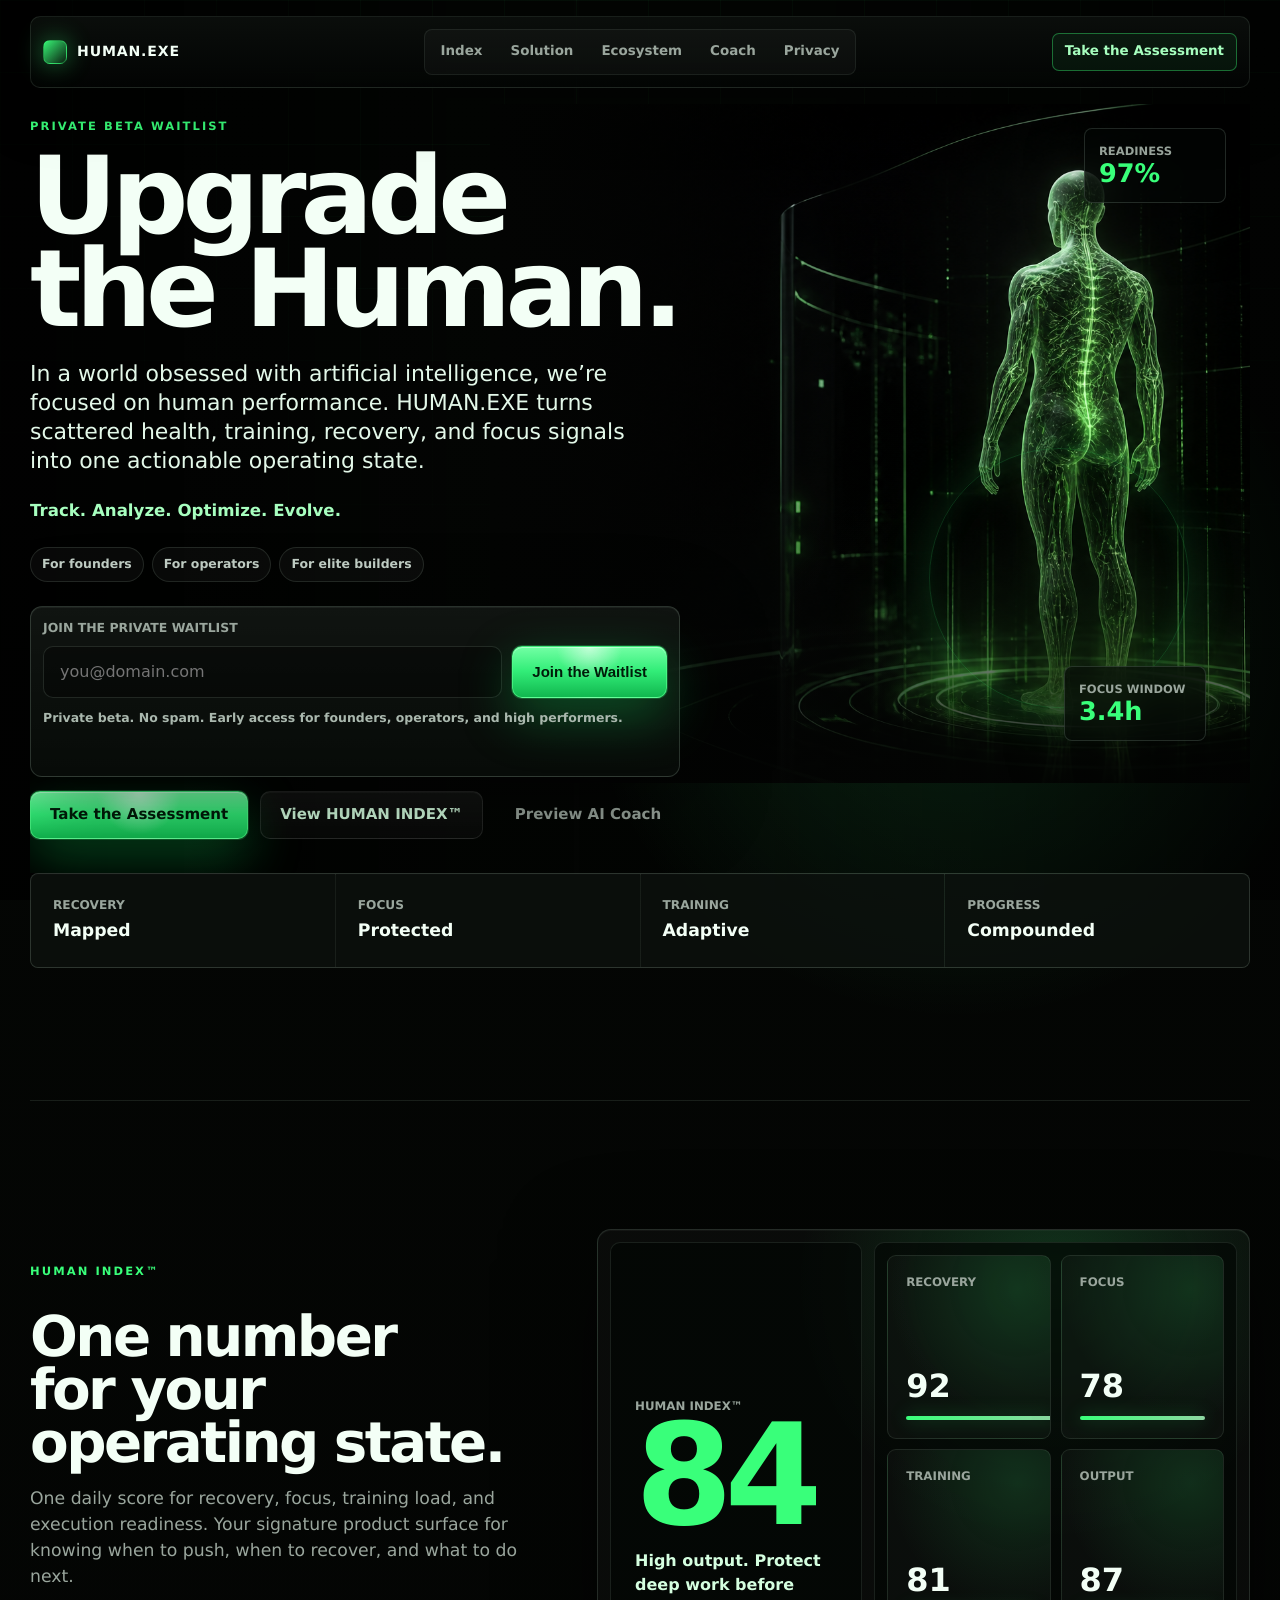
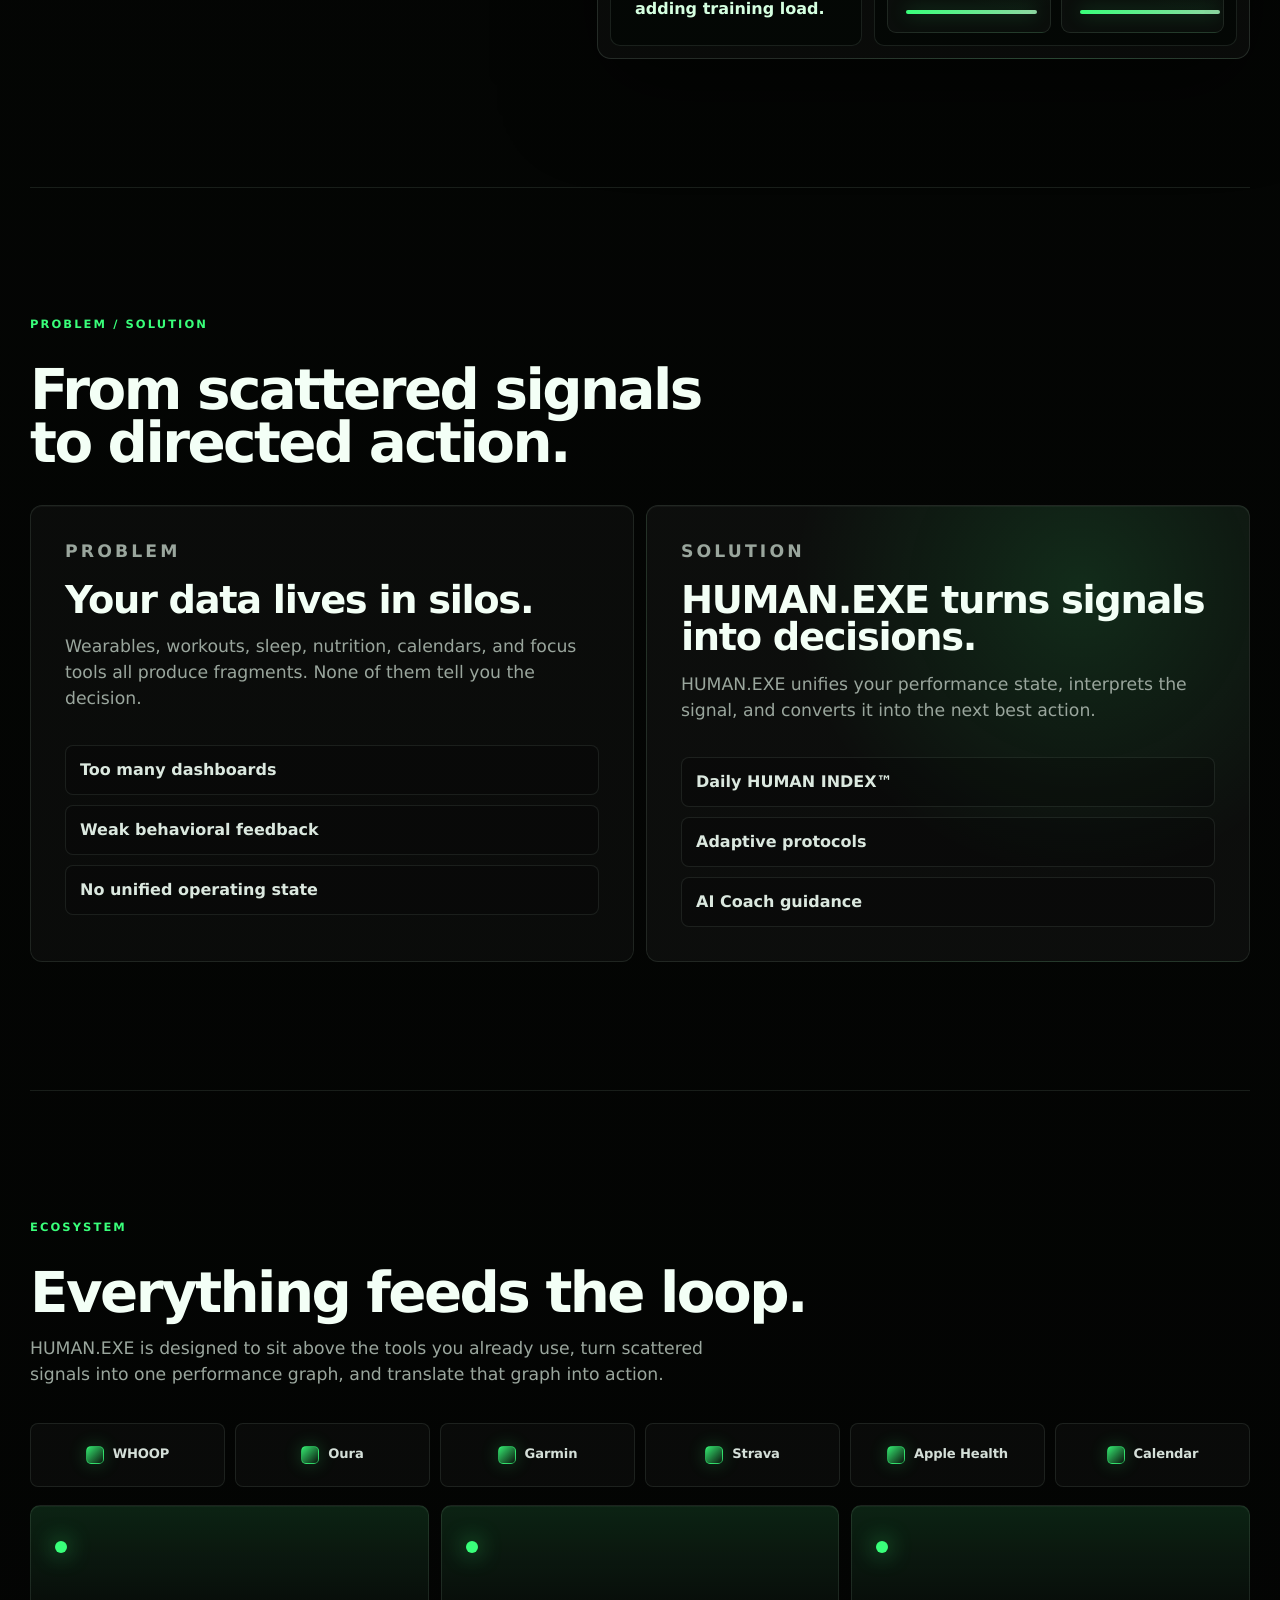
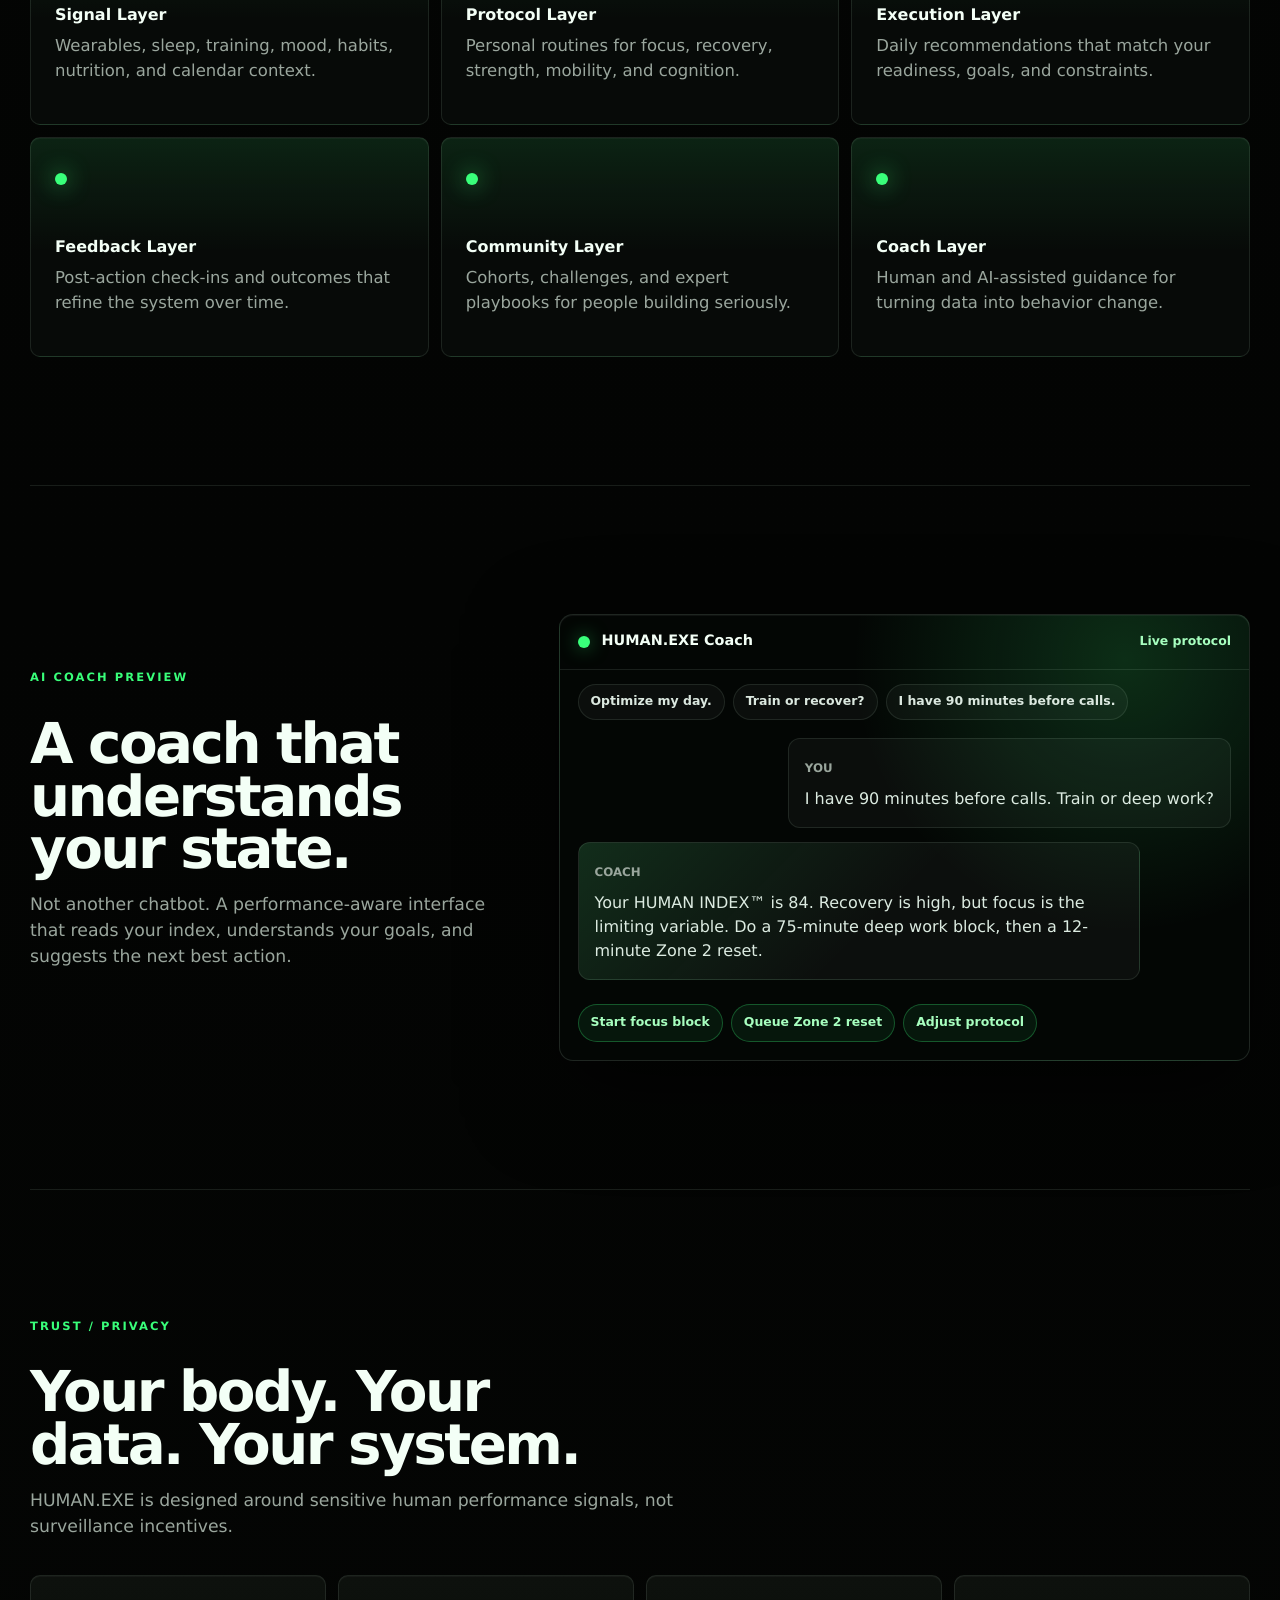
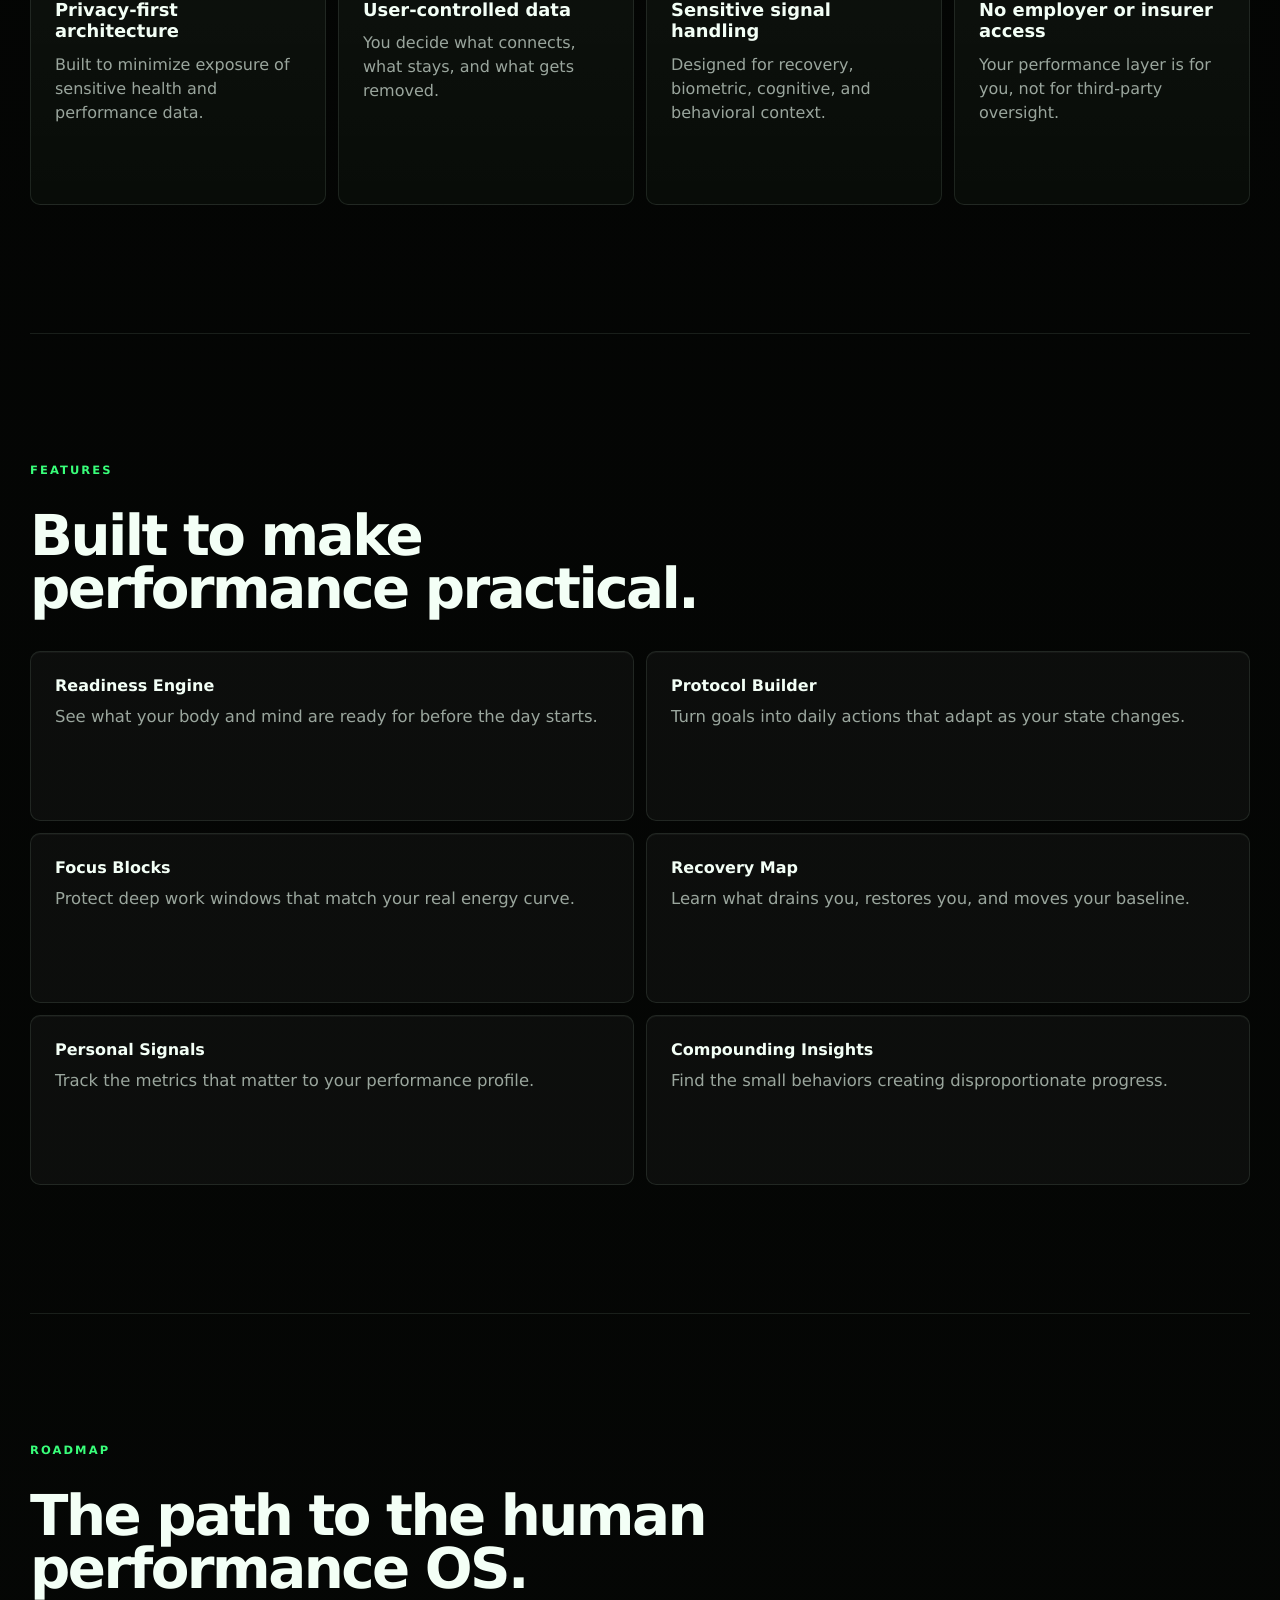
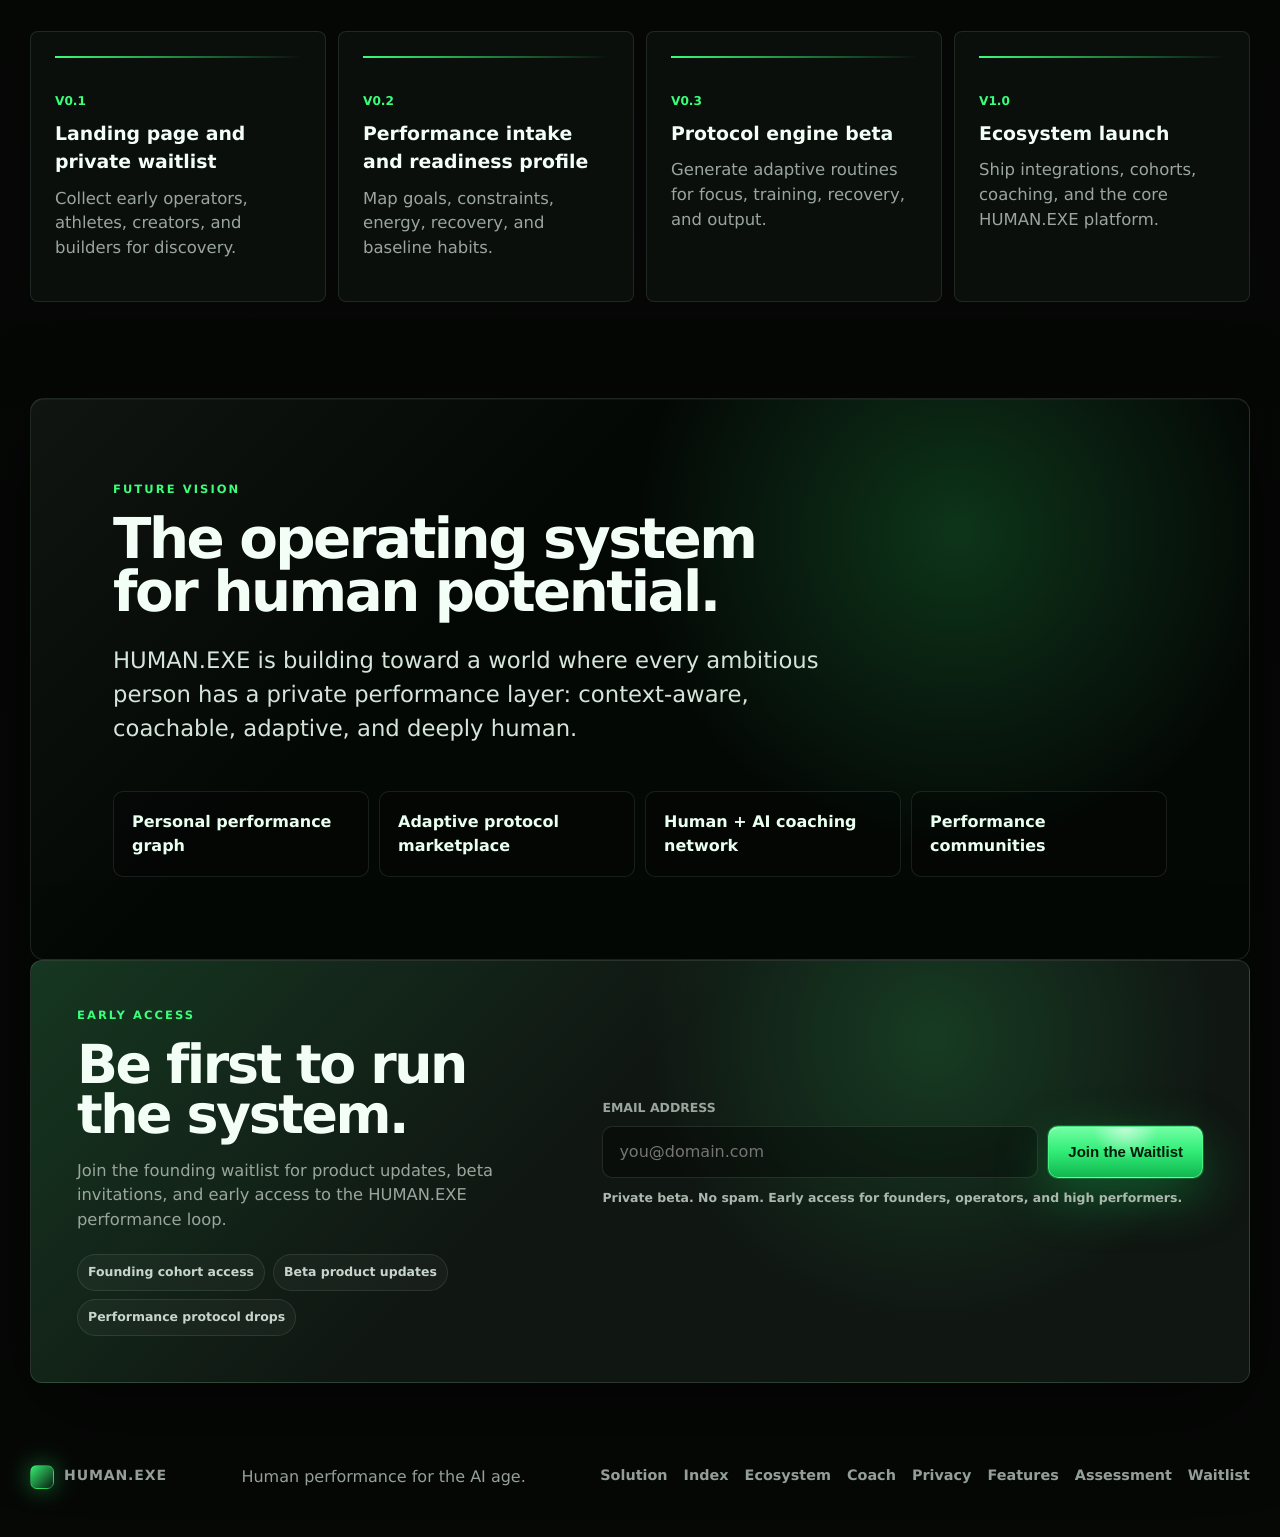
<file: index.html>
<!doctype html>
<html lang="en">
  <head>
    <meta charset="utf-8" />
    <meta name="viewport" content="width=device-width, initial-scale=1" />
    <meta
      name="description"
      content="HUMAN.EXE turns scattered health, training, recovery, and focus signals into one actionable operating state for high performers."
    />
    <meta name="theme-color" content="#030403" />
    <meta name="robots" content="index, follow" />
    <meta
      name="keywords"
      content="HUMAN.EXE, human performance, focus, recovery, readiness, AI age, performance operating system"
    />
    <link rel="canonical" href="https://humanexe.ai/" />
    <link rel="icon" href="assets/favicon.svg" type="image/svg+xml" />
    <link rel="apple-touch-icon" href="assets/favicon.svg" />
    <meta property="og:type" content="website" />
    <meta property="og:url" content="https://humanexe.ai/" />
    <meta property="og:title" content="HUMAN.EXE | Upgrade the Human" />
    <meta
      property="og:description"
      content="Turn scattered health, training, recovery, and focus signals into one actionable operating state."
    />
    <meta property="og:image" content="https://humanexe.ai/assets/human-exe-hero.png" />
    <meta name="twitter:card" content="summary_large_image" />
    <meta name="twitter:title" content="HUMAN.EXE | Upgrade the Human" />
    <meta
      name="twitter:description"
      content="Join the HUMAN.EXE waitlist for an AI performance operating system built around the human."
    />
    <meta name="twitter:image" content="https://humanexe.ai/assets/human-exe-hero.png" />
    <title>HUMAN.EXE | Upgrade the Human</title>
    <link rel="stylesheet" href="styles.css" />
    <script defer data-domain="humanexe.ai" src="https://plausible.io/js/script.js"></script>
    <script>
      window.HUMAN_EXE_WAITLIST_ENDPOINT = "/api/waitlist";
    </script>
    <script type="application/ld+json">
      {
        "@context": "https://schema.org",
        "@type": "Organization",
        "name": "HUMAN.EXE",
        "url": "https://humanexe.ai/",
        "description": "A human performance operating layer that turns scattered health, training, recovery, and focus signals into one actionable operating state."
      }
    </script>
  </head>
  <body>
    <div class="site-shell">
      <header class="nav">
        <a class="brand" href="#top" aria-label="HUMAN.EXE home">
          <span class="brand-mark" aria-hidden="true"></span>
          <span>HUMAN.EXE</span>
        </a>
        <nav class="nav-links" aria-label="Primary navigation">
          <a href="#human-index">Index</a>
          <a href="#problem-solution">Solution</a>
          <a href="#ecosystem">Ecosystem</a>
          <a href="#coach">Coach</a>
          <a href="#privacy">Privacy</a>
        </nav>
        <a class="nav-cta" href="assessment">Take the Assessment</a>
      </header>

      <main id="top">
        <section class="hero">
          <div class="hero-copy">
            <p class="eyebrow">Private beta waitlist</p>
            <h1>Upgrade the Human.</h1>
            <p class="hero-subtitle">
              In a world obsessed with artificial intelligence, we’re focused on
              human performance. HUMAN.EXE turns scattered health, training,
              recovery, and focus signals into one actionable operating state.
            </p>
            <p class="hero-mantra">Track. Analyze. Optimize. Evolve.</p>
            <div class="hero-proof" aria-label="HUMAN.EXE launch signals">
              <span>For founders</span>
              <span>For operators</span>
              <span>For elite builders</span>
            </div>
            <form class="waitlist-form hero-form" aria-label="Join the HUMAN.EXE waitlist">
              <label for="hero-email">Join the private waitlist</label>
              <div class="form-row">
                <input
                  id="hero-email"
                  name="email"
                  type="email"
                  autocomplete="email"
                  placeholder="you@domain.com"
                  required
                />
                <button class="button button-primary" type="submit">Join the Waitlist</button>
              </div>
              <small>Private beta. No spam. Early access for founders, operators, and high performers.</small>
              <p class="form-message" aria-live="polite"></p>
            </form>
            <div class="hero-actions">
              <a class="button button-primary" href="assessment">Take the Assessment</a>
              <a class="button button-ghost" href="#human-index">View HUMAN INDEX™</a>
              <a class="button button-text" href="#coach">Preview AI Coach</a>
            </div>
            <div class="signal-row" aria-label="Platform signals">
              <span><strong>01</strong> Readiness</span>
              <span><strong>02</strong> Protocols</span>
              <span><strong>03</strong> Compounding</span>
            </div>
          </div>

          <div class="hero-visual" aria-label="Futuristic human performance visual">
            <img
              src="assets/human-exe-hero.png"
              alt="Abstract neon green human performance core"
            />
            <div class="status-card status-card-top">
              <span>Readiness</span>
              <strong>97%</strong>
            </div>
            <div class="status-card status-card-bottom">
              <span>Focus window</span>
              <strong>3.4h</strong>
            </div>
            <div class="hero-orbit" aria-hidden="true"></div>
          </div>
        </section>

        <section class="metric-strip" aria-label="HUMAN.EXE performance metrics">
          <div>
            <span>Recovery</span>
            <strong>Mapped</strong>
          </div>
          <div>
            <span>Focus</span>
            <strong>Protected</strong>
          </div>
          <div>
            <span>Training</span>
            <strong>Adaptive</strong>
          </div>
          <div>
            <span>Progress</span>
            <strong>Compounded</strong>
          </div>
        </section>

        <section id="human-index" class="section human-index">
          <div class="section-heading">
            <p class="eyebrow">HUMAN INDEX™</p>
            <h2>One number for your operating state.</h2>
            <p>
              One daily score for recovery, focus, training load, and execution
              readiness. Your signature product surface for knowing when to push,
              when to recover, and what to do next.
            </p>
          </div>
          <div class="index-board">
            <div class="index-score">
              <span>HUMAN INDEX™</span>
              <strong>84</strong>
              <p>High output. Protect deep work before adding training load.</p>
            </div>
            <div class="index-rings" aria-label="HUMAN INDEX component scores">
              <div style="--value: 92"><span>Recovery</span><strong>92</strong></div>
              <div style="--value: 78"><span>Focus</span><strong>78</strong></div>
              <div style="--value: 81"><span>Training</span><strong>81</strong></div>
              <div style="--value: 87"><span>Output</span><strong>87</strong></div>
            </div>
          </div>
        </section>

        <section id="problem-solution" class="section problem-solution">
          <div class="section-heading">
            <p class="eyebrow">Problem / Solution</p>
            <h2>From scattered signals to directed action.</h2>
          </div>
          <div class="ps-grid">
            <article>
              <p class="eyebrow">Problem</p>
              <h3>Your data lives in silos.</h3>
              <p>
                Wearables, workouts, sleep, nutrition, calendars, and focus tools
                all produce fragments. None of them tell you the decision.
              </p>
              <ul>
                <li>Too many dashboards</li>
                <li>Weak behavioral feedback</li>
                <li>No unified operating state</li>
              </ul>
            </article>
            <article>
              <p class="eyebrow">Solution</p>
              <h3>HUMAN.EXE turns signals into decisions.</h3>
              <p>
                HUMAN.EXE unifies your performance state, interprets the signal,
                and converts it into the next best action.
              </p>
              <ul>
                <li>Daily HUMAN INDEX™</li>
                <li>Adaptive protocols</li>
                <li>AI Coach guidance</li>
              </ul>
            </article>
          </div>
        </section>

        <section id="ecosystem" class="section">
          <div class="section-heading">
            <p class="eyebrow">Ecosystem</p>
            <h2>Everything feeds the loop.</h2>
            <p>
              HUMAN.EXE is designed to sit above the tools you already use, turn
              scattered signals into one performance graph, and translate that
              graph into action.
            </p>
          </div>
          <div class="logo-cloud" aria-label="Ecosystem signal sources">
            <span><i aria-hidden="true"></i> WHOOP</span>
            <span><i aria-hidden="true"></i> Oura</span>
            <span><i aria-hidden="true"></i> Garmin</span>
            <span><i aria-hidden="true"></i> Strava</span>
            <span><i aria-hidden="true"></i> Apple Health</span>
            <span><i aria-hidden="true"></i> Calendar</span>
          </div>
          <div class="ecosystem-grid">
            <article>
              <span class="node"></span>
              <h3>Signal Layer</h3>
              <p>Wearables, sleep, training, mood, habits, nutrition, and calendar context.</p>
            </article>
            <article>
              <span class="node"></span>
              <h3>Protocol Layer</h3>
              <p>Personal routines for focus, recovery, strength, mobility, and cognition.</p>
            </article>
            <article>
              <span class="node"></span>
              <h3>Execution Layer</h3>
              <p>Daily recommendations that match your readiness, goals, and constraints.</p>
            </article>
            <article>
              <span class="node"></span>
              <h3>Feedback Layer</h3>
              <p>Post-action check-ins and outcomes that refine the system over time.</p>
            </article>
            <article>
              <span class="node"></span>
              <h3>Community Layer</h3>
              <p>Cohorts, challenges, and expert playbooks for people building seriously.</p>
            </article>
            <article>
              <span class="node"></span>
              <h3>Coach Layer</h3>
              <p>Human and AI-assisted guidance for turning data into behavior change.</p>
            </article>
          </div>
        </section>

        <section id="coach" class="section coach-preview">
          <div class="section-heading">
            <p class="eyebrow">AI Coach Preview</p>
            <h2>A coach that understands your state.</h2>
            <p>
              Not another chatbot. A performance-aware interface that reads your
              index, understands your goals, and suggests the next best action.
            </p>
          </div>
          <div class="coach-shell">
            <div class="coach-topbar">
              <span></span>
              <strong>HUMAN.EXE Coach</strong>
              <em>Live protocol</em>
            </div>
            <div class="coach-prompts" aria-label="Example AI Coach prompts">
              <button type="button">Optimize my day.</button>
              <button type="button">Train or recover?</button>
              <button type="button">I have 90 minutes before calls.</button>
            </div>
            <div class="coach-thread">
              <div class="coach-message coach-user">
                <span>You</span>
                <p>I have 90 minutes before calls. Train or deep work?</p>
              </div>
              <div class="coach-message coach-ai">
                <span>Coach</span>
                <p>
                  Your HUMAN INDEX™ is 84. Recovery is high, but focus is the
                  limiting variable. Do a 75-minute deep work block, then a
                  12-minute Zone 2 reset.
                </p>
              </div>
              <div class="coach-actions" aria-label="Suggested actions">
                <button type="button">Start focus block</button>
                <button type="button">Queue Zone 2 reset</button>
                <button type="button">Adjust protocol</button>
              </div>
            </div>
          </div>
        </section>

        <section id="privacy" class="section privacy-section">
          <div class="section-heading">
            <p class="eyebrow">Trust / Privacy</p>
            <h2>Your body. Your data. Your system.</h2>
            <p>
              HUMAN.EXE is designed around sensitive human performance signals,
              not surveillance incentives.
            </p>
          </div>
          <div class="privacy-grid">
            <article>
              <h3>Privacy-first architecture</h3>
              <p>Built to minimize exposure of sensitive health and performance data.</p>
            </article>
            <article>
              <h3>User-controlled data</h3>
              <p>You decide what connects, what stays, and what gets removed.</p>
            </article>
            <article>
              <h3>Sensitive signal handling</h3>
              <p>Designed for recovery, biometric, cognitive, and behavioral context.</p>
            </article>
            <article>
              <h3>No employer or insurer access</h3>
              <p>Your performance layer is for you, not for third-party oversight.</p>
            </article>
          </div>
        </section>

        <section id="features" class="section">
          <div class="section-heading">
            <p class="eyebrow">Features</p>
            <h2>Built to make performance practical.</h2>
          </div>
          <div class="feature-grid">
            <article>
              <h3>Readiness Engine</h3>
              <p>See what your body and mind are ready for before the day starts.</p>
            </article>
            <article>
              <h3>Protocol Builder</h3>
              <p>Turn goals into daily actions that adapt as your state changes.</p>
            </article>
            <article>
              <h3>Focus Blocks</h3>
              <p>Protect deep work windows that match your real energy curve.</p>
            </article>
            <article>
              <h3>Recovery Map</h3>
              <p>Learn what drains you, restores you, and moves your baseline.</p>
            </article>
            <article>
              <h3>Personal Signals</h3>
              <p>Track the metrics that matter to your performance profile.</p>
            </article>
            <article>
              <h3>Compounding Insights</h3>
              <p>Find the small behaviors creating disproportionate progress.</p>
            </article>
          </div>
        </section>

        <section id="roadmap" class="section roadmap">
          <div class="section-heading">
            <p class="eyebrow">Roadmap</p>
            <h2>The path to the human performance OS.</h2>
          </div>
          <ol class="timeline">
            <li>
              <span>V0.1</span>
              <strong>Landing page and private waitlist</strong>
              <p>Collect early operators, athletes, creators, and builders for discovery.</p>
            </li>
            <li>
              <span>V0.2</span>
              <strong>Performance intake and readiness profile</strong>
              <p>Map goals, constraints, energy, recovery, and baseline habits.</p>
            </li>
            <li>
              <span>V0.3</span>
              <strong>Protocol engine beta</strong>
              <p>Generate adaptive routines for focus, training, recovery, and output.</p>
            </li>
            <li>
              <span>V1.0</span>
              <strong>Ecosystem launch</strong>
              <p>Ship integrations, cohorts, coaching, and the core HUMAN.EXE platform.</p>
            </li>
          </ol>
        </section>

        <section id="vision" class="section future-vision">
          <p class="eyebrow">Future Vision</p>
          <h2>The operating system for human potential.</h2>
          <p>
            HUMAN.EXE is building toward a world where every ambitious person
            has a private performance layer: context-aware, coachable, adaptive,
            and deeply human.
          </p>
          <div class="vision-grid">
            <span>Personal performance graph</span>
            <span>Adaptive protocol marketplace</span>
            <span>Human + AI coaching network</span>
            <span>Performance communities</span>
          </div>
        </section>

        <section id="waitlist" class="section waitlist">
          <div>
            <p class="eyebrow">Early access</p>
            <h2>Be first to run the system.</h2>
            <p class="waitlist-copy">
              Join the founding waitlist for product updates, beta invitations,
              and early access to the HUMAN.EXE performance loop.
            </p>
            <div class="waitlist-points" aria-label="Waitlist benefits">
              <span>Founding cohort access</span>
              <span>Beta product updates</span>
              <span>Performance protocol drops</span>
            </div>
          </div>
          <form class="waitlist-form" aria-label="Join the waitlist">
            <label for="email">Email address</label>
            <div class="form-row">
              <input
                id="email"
                name="email"
                type="email"
                autocomplete="email"
                placeholder="you@domain.com"
                required
              />
              <button class="button button-primary" type="submit">Join the Waitlist</button>
            </div>
            <small>Private beta. No spam. Early access for founders, operators, and high performers.</small>
            <p class="form-message" aria-live="polite"></p>
          </form>
        </section>
      </main>

      <footer class="footer">
        <a class="brand" href="#top" aria-label="HUMAN.EXE home">
          <span class="brand-mark" aria-hidden="true"></span>
          <span>HUMAN.EXE</span>
        </a>
        <p>Human performance for the AI age.</p>
        <div class="footer-links">
          <a href="#problem-solution">Solution</a>
          <a href="#human-index">Index</a>
          <a href="#ecosystem">Ecosystem</a>
          <a href="#coach">Coach</a>
          <a href="#privacy">Privacy</a>
          <a href="#features">Features</a>
          <a href="assessment">Assessment</a>
          <a href="#waitlist">Waitlist</a>
        </div>
      </footer>
    </div>

    <script src="script.js"></script>
  </body>
</html>
</file>
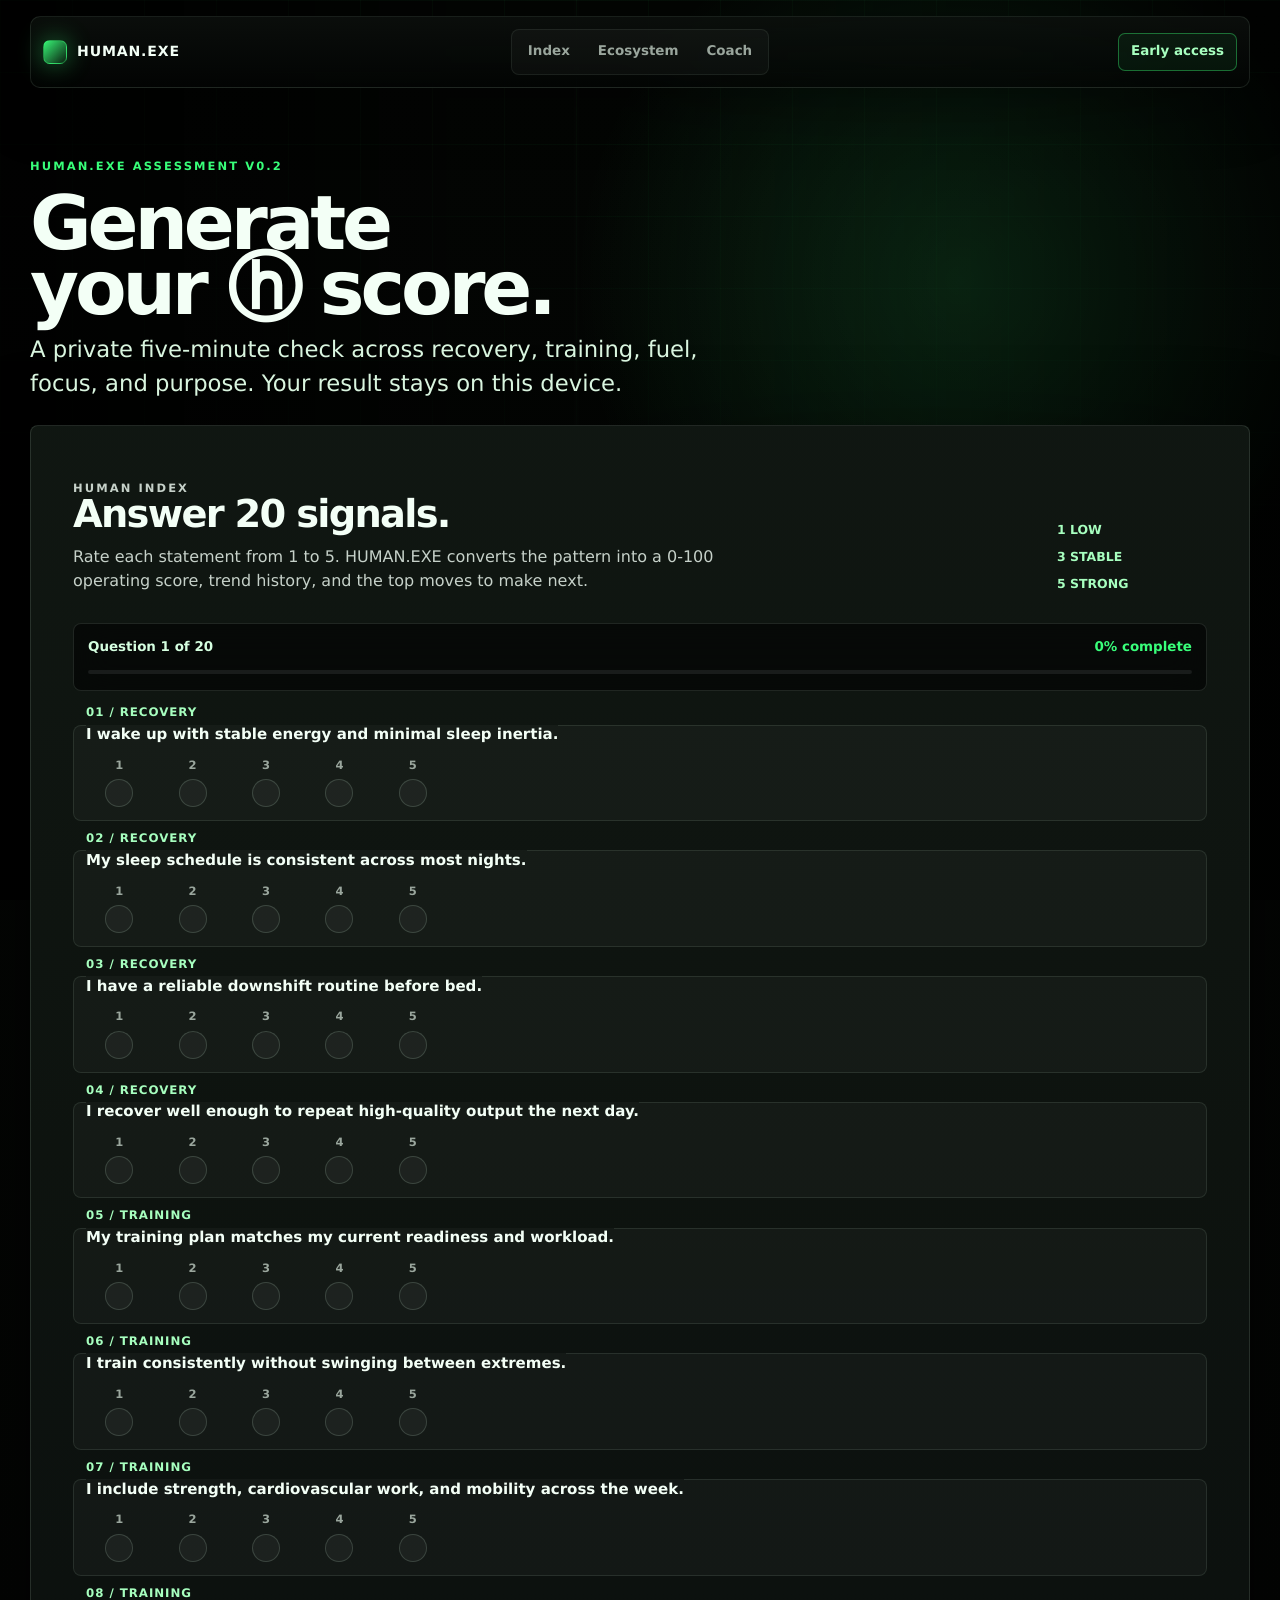
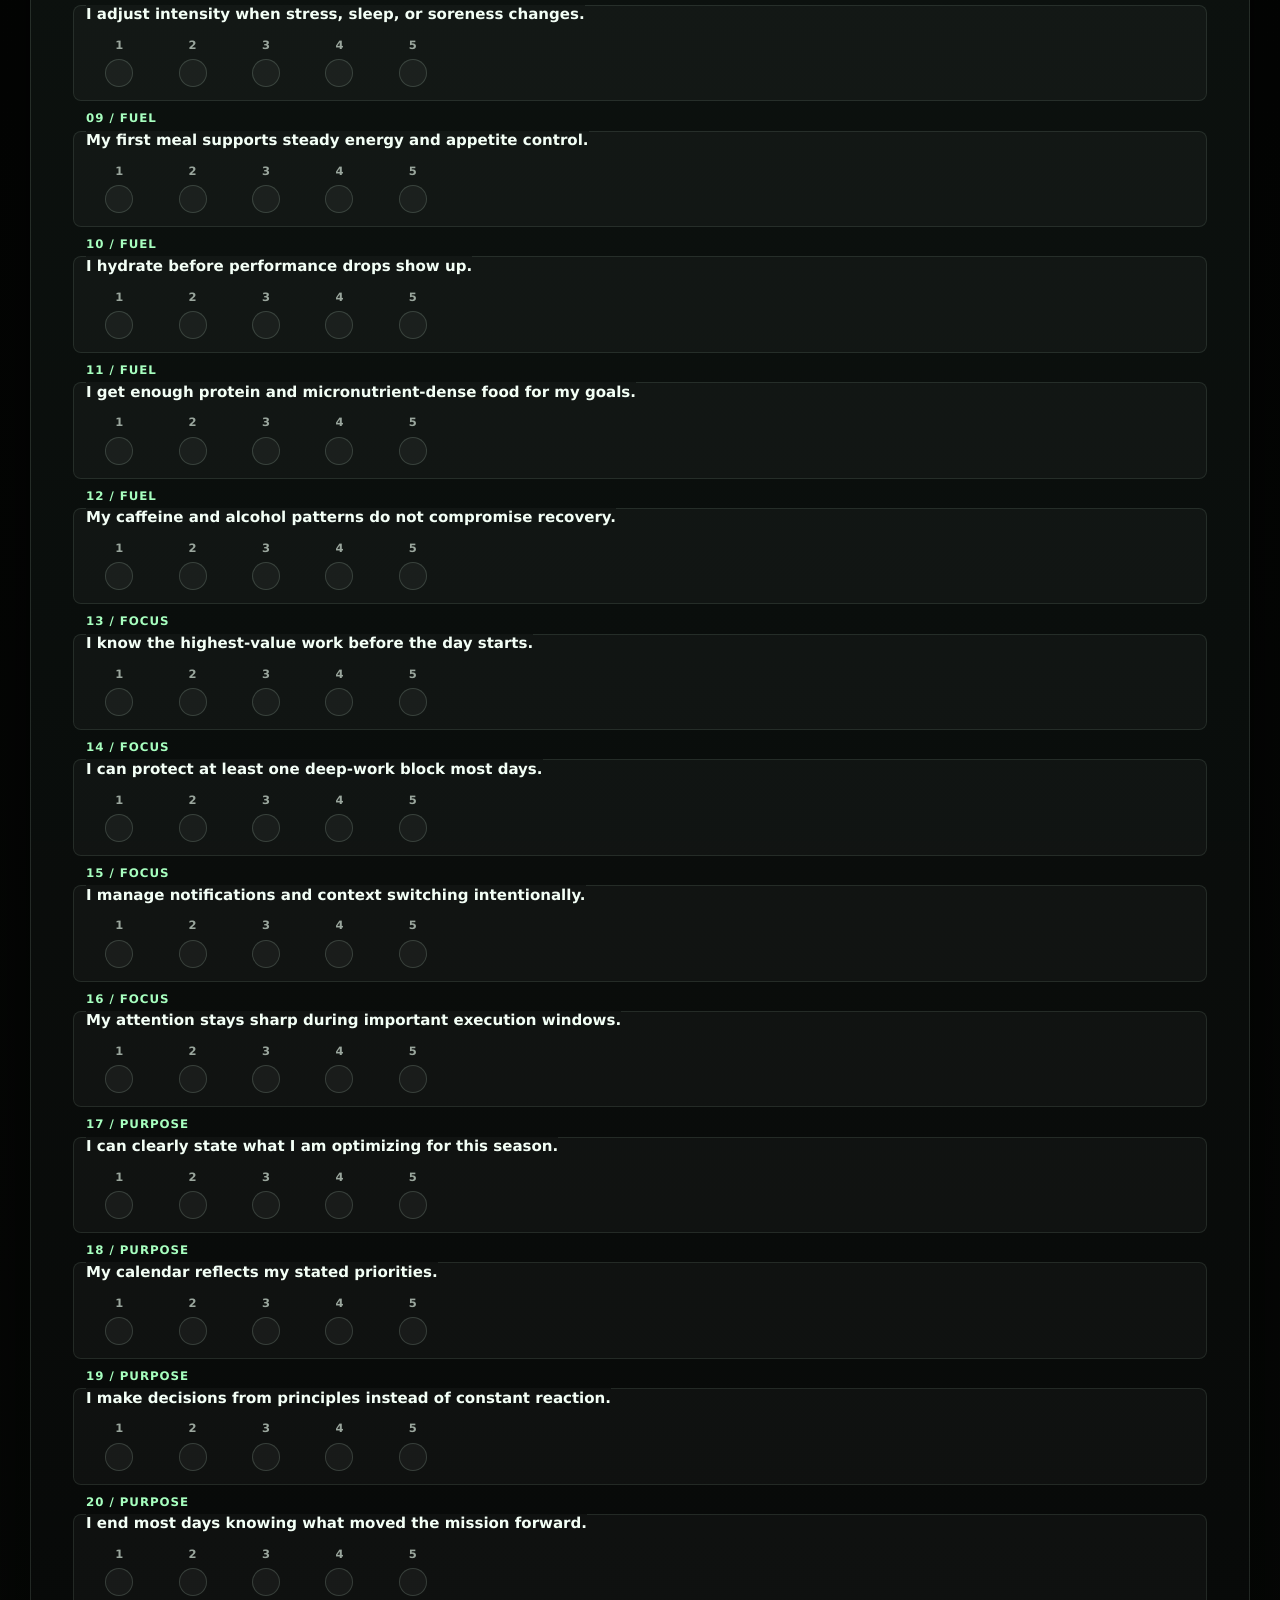
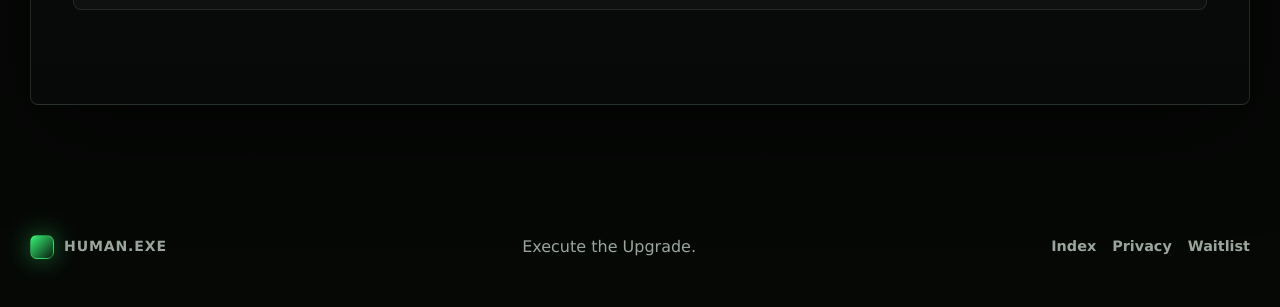
<file: assessment.html>
<!doctype html>
<html lang="en">
  <head>
    <meta charset="utf-8" />
    <meta name="viewport" content="width=device-width, initial-scale=1" />
    <meta
      name="description"
      content="Take the HUMAN.EXE Assessment and generate a Human Index score across recovery, training, fuel, focus, and purpose."
    />
    <meta name="theme-color" content="#030403" />
    <meta name="robots" content="index, follow" />
    <link rel="canonical" href="https://humanexe.ai/assessment" />
    <link rel="icon" href="assets/favicon.svg" type="image/svg+xml" />
    <link rel="apple-touch-icon" href="assets/favicon.svg" />
    <meta property="og:type" content="website" />
    <meta property="og:url" content="https://humanexe.ai/assessment" />
    <meta property="og:title" content="HUMAN.EXE Assessment | Human Index" />
    <meta
      property="og:description"
      content="Generate a private Human Index score across recovery, training, fuel, focus, and purpose."
    />
    <meta property="og:image" content="https://humanexe.ai/assets/human-exe-hero.png" />
    <meta name="twitter:card" content="summary_large_image" />
    <meta name="twitter:title" content="HUMAN.EXE Assessment | Human Index" />
    <meta
      name="twitter:description"
      content="Take the HUMAN.EXE Assessment and generate a private Human Index score."
    />
    <meta name="twitter:image" content="https://humanexe.ai/assets/human-exe-hero.png" />
    <title>HUMAN.EXE Assessment | Human Index</title>
    <link rel="stylesheet" href="styles.css" />
  </head>
  <body>
    <div class="site-shell">
      <header class="nav">
        <a class="brand" href="index.html" aria-label="HUMAN.EXE home">
          <span class="brand-mark" aria-hidden="true"></span>
          <span>HUMAN.EXE</span>
        </a>
        <nav class="nav-links" aria-label="Assessment navigation">
          <a href="index.html#human-index">Index</a>
          <a href="index.html#ecosystem">Ecosystem</a>
          <a href="index.html#coach">Coach</a>
        </nav>
        <a class="nav-cta" href="index.html#waitlist">Early access</a>
      </header>

      <main class="assessment-page" id="top">
        <section class="assessment-hero">
          <p class="eyebrow">HUMAN.EXE Assessment V0.2</p>
          <h1>Generate your ⓗ score.</h1>
          <p>
            A private five-minute check across recovery, training, fuel, focus,
            and purpose. Your result stays on this device.
          </p>
        </section>

        <section class="assessment-shell" aria-labelledby="assessment-title">
          <div class="assessment-intro">
            <div>
              <p class="eyebrow">Human Index</p>
              <h2 id="assessment-title">Answer 20 signals.</h2>
              <p>
                Rate each statement from 1 to 5. HUMAN.EXE converts the pattern
                into a 0-100 operating score, trend history, and the top moves to make next.
              </p>
            </div>
            <div class="assessment-scale" aria-label="Assessment scale">
              <span>1 Low</span>
              <span>3 Stable</span>
              <span>5 Strong</span>
            </div>
          </div>

          <form id="assessment-form" class="assessment-form">
            <div class="assessment-progress" aria-live="polite">
              <div>
                <span id="question-progress">Question 0 of 20</span>
                <strong id="completion-percentage">0% complete</strong>
              </div>
              <meter id="completion-meter" min="0" max="100" value="0">0%</meter>
            </div>
            <div id="question-list" class="question-list"></div>
            <div class="assessment-submit-bar">
              <button class="button button-primary assessment-submit" type="submit" disabled>
                Calculate Human Index
              </button>
            </div>
            <p class="assessment-message" aria-live="polite"></p>
          </form>
        </section>

        <section id="assessment-results" class="assessment-results" hidden>
          <div class="score-card">
            <p class="eyebrow">Human Index</p>
            <div class="score-lockup">
              <span>ⓗ</span>
              <strong id="human-score">0</strong>
            </div>
            <p id="score-summary">Your operating state is ready to analyze.</p>
          </div>

          <div class="category-card">
            <h2>Category scores</h2>
            <div id="category-scores" class="category-scores"></div>
          </div>

          <div class="recommendation-card">
            <h2>Improvement recommendations</h2>
            <ol id="recommendations" class="recommendations"></ol>
          </div>

          <div class="dashboard-card">
            <div class="dashboard-heading">
              <div>
                <p class="eyebrow">Dashboard</p>
                <h2>Human Index dashboard</h2>
              </div>
              <span id="history-count">0 entries</span>
            </div>
            <div class="dashboard-grid">
              <div class="trend-card">
                <h3>Score trend</h3>
                <div id="score-trend" class="score-trend" aria-label="Human Index score trend"></div>
              </div>
              <div class="radar-card">
                <h3>Category radar</h3>
                <div id="radar-chart" class="radar-chart" aria-label="Category radar chart"></div>
              </div>
              <div class="history-card">
                <h3>Previous scores</h3>
                <div id="previous-scores" class="previous-scores"></div>
              </div>
            </div>
          </div>

          <div class="assessment-actions">
            <button class="button button-ghost" id="retake-assessment" type="button">
              Retake Assessment
            </button>
            <button class="button button-text" id="clear-history" type="button">
              Clear History
            </button>
            <a class="button button-text" href="index.html#waitlist">Join the Waitlist</a>
          </div>
        </section>
      </main>

      <footer class="footer">
        <a class="brand" href="index.html" aria-label="HUMAN.EXE home">
          <span class="brand-mark" aria-hidden="true"></span>
          <span>HUMAN.EXE</span>
        </a>
        <p>Execute the Upgrade.</p>
        <div class="footer-links">
          <a href="index.html#human-index">Index</a>
          <a href="index.html#privacy">Privacy</a>
          <a href="index.html#waitlist">Waitlist</a>
        </div>
      </footer>
    </div>

    <script src="assessment.js"></script>
  </body>
</html>
</file>
<file: styles.css>
:root {
  --bg: #030403;
  --panel: rgba(14, 18, 15, 0.78);
  --panel-strong: rgba(18, 24, 20, 0.94);
  --line: rgba(197, 255, 216, 0.16);
  --line-strong: rgba(58, 255, 118, 0.38);
  --text: #f3fff6;
  --muted: #9aa69d;
  --soft: #d5ffe0;
  --green: #39ff7a;
  --green-deep: #0aa64a;
  --green-soft: #a7ffbf;
  --shadow: 0 28px 90px rgba(0, 0, 0, 0.55);
  --radius: 8px;
  color-scheme: dark;
}

* {
  box-sizing: border-box;
}

html {
  scroll-behavior: smooth;
}

body {
  margin: 0;
  min-width: 320px;
  background:
    radial-gradient(circle at 75% 8%, rgba(57, 255, 122, 0.16), transparent 24rem),
    linear-gradient(180deg, #040604 0%, #030403 48%, #060806 100%);
  color: var(--text);
  font-family: Inter, ui-sans-serif, system-ui, -apple-system, BlinkMacSystemFont, "Segoe UI", sans-serif;
  line-height: 1.5;
  letter-spacing: 0;
  text-rendering: geometricPrecision;
  -webkit-font-smoothing: antialiased;
}

body::before {
  position: fixed;
  inset: 0;
  z-index: -2;
  pointer-events: none;
  content: "";
  background-image:
    linear-gradient(rgba(57, 255, 122, 0.045) 1px, transparent 1px),
    linear-gradient(90deg, rgba(57, 255, 122, 0.035) 1px, transparent 1px);
  background-size: 72px 72px;
  mask-image: linear-gradient(to bottom, black, transparent 78%);
}

body::after {
  position: fixed;
  inset: 0;
  z-index: -1;
  pointer-events: none;
  content: "";
  background: linear-gradient(90deg, rgba(0, 0, 0, 0.74), transparent 45%, rgba(0, 0, 0, 0.45));
}

a {
  color: inherit;
  text-decoration: none;
}

img {
  display: block;
  max-width: 100%;
}

.site-shell {
  width: min(1220px, calc(100% - 40px));
  margin: 0 auto;
}

.nav {
  position: sticky;
  top: 16px;
  z-index: 20;
  display: grid;
  grid-template-columns: 1fr auto 1fr;
  align-items: center;
  gap: 18px;
  margin: 16px 0 8px;
  padding: 12px;
  border: 1px solid rgba(216, 255, 226, 0.1);
  border-radius: 10px;
  background: linear-gradient(180deg, rgba(12, 16, 13, 0.86), rgba(3, 5, 4, 0.72));
  box-shadow: 0 18px 58px rgba(0, 0, 0, 0.34);
  backdrop-filter: blur(22px);
}

.brand {
  display: inline-flex;
  align-items: center;
  gap: 10px;
  width: fit-content;
  font-size: 0.88rem;
  font-weight: 800;
  letter-spacing: 0.06em;
}

.brand-mark {
  width: 24px;
  height: 24px;
  border: 1px solid var(--line-strong);
  border-radius: 7px;
  background:
    linear-gradient(135deg, rgba(57, 255, 122, 0.95), rgba(57, 255, 122, 0.05)),
    #071009;
  box-shadow: 0 0 24px rgba(57, 255, 122, 0.42);
}

.nav-links {
  display: flex;
  align-items: center;
  justify-content: center;
  gap: 4px;
  padding: 4px;
  border: 1px solid rgba(216, 255, 226, 0.08);
  border-radius: var(--radius);
  background: rgba(255, 255, 255, 0.03);
}

.nav-links a,
.nav-cta {
  padding: 8px 12px;
  border-radius: 7px;
  color: var(--muted);
  font-size: 0.84rem;
  font-weight: 600;
  transition: color 180ms ease, background 180ms ease, border-color 180ms ease, transform 180ms ease;
}

.nav-links a:hover,
.nav-cta:hover {
  color: var(--text);
  background: rgba(255, 255, 255, 0.06);
}

.nav-cta {
  justify-self: end;
  border: 1px solid var(--line-strong);
  color: var(--green-soft);
  background: rgba(57, 255, 122, 0.06);
}

.hero {
  position: relative;
  display: flex;
  align-items: center;
  min-height: auto;
  padding: 22px 0 0;
  overflow: hidden;
}

.hero-copy {
  position: relative;
  z-index: 2;
  width: min(700px, 100%);
}

.eyebrow {
  margin: 0 0 16px;
  color: var(--green);
  font-size: 0.72rem;
  font-weight: 800;
  letter-spacing: 0.18em;
  text-transform: uppercase;
}

h1,
h2,
h3,
p {
  margin-top: 0;
}

h1 {
  max-width: 780px;
  margin-bottom: 24px;
  font-size: clamp(4.3rem, 8.4vw, 7.25rem);
  line-height: 0.86;
  font-weight: 800;
  letter-spacing: -0.055em;
  text-wrap: balance;
}

h2 {
  margin-bottom: 0;
  color: var(--text);
  font-size: clamp(2.15rem, 4.4vw, 4.55rem);
  line-height: 0.94;
  font-weight: 800;
  letter-spacing: -0.045em;
  text-wrap: balance;
}

h3 {
  margin-bottom: 10px;
  font-size: 1rem;
  line-height: 1.2;
}

.hero-subtitle {
  max-width: 640px;
  color: #e3f8e9;
  font-size: clamp(1.14rem, 1.72vw, 1.38rem);
  line-height: 1.32;
  text-wrap: pretty;
}

.hero-mantra {
  margin: 20px 0 0;
  color: var(--green-soft);
  font-size: clamp(0.96rem, 1.3vw, 1.08rem);
  font-weight: 850;
}

.hero-proof {
  display: flex;
  flex-wrap: wrap;
  gap: 8px;
  margin: 24px 0 0;
}

.hero-proof span {
  min-height: 32px;
  padding: 7px 11px;
  border: 1px solid rgba(216, 255, 226, 0.12);
  border-radius: 999px;
  background: rgba(255, 255, 255, 0.035);
  color: #c3d0c7;
  font-size: 0.78rem;
  font-weight: 750;
}

.hero-form {
  max-width: 650px;
  margin-top: 24px;
  padding: 12px;
  border: 1px solid rgba(216, 255, 226, 0.16);
  border-radius: 12px;
  background:
    linear-gradient(180deg, rgba(255, 255, 255, 0.055), rgba(255, 255, 255, 0.02)),
    rgba(3, 8, 5, 0.78);
  box-shadow: 0 24px 88px rgba(0, 0, 0, 0.46), inset 0 1px 0 rgba(255, 255, 255, 0.06);
  backdrop-filter: blur(18px);
}

.waitlist-form small {
  display: block;
  margin-top: 11px;
  color: #aab8ae;
  font-size: 0.78rem;
  font-weight: 650;
}

.hero-actions {
  display: flex;
  flex-wrap: wrap;
  gap: 12px;
  margin: 14px 0 34px;
}

.button {
  display: inline-flex;
  align-items: center;
  justify-content: center;
  min-height: 48px;
  padding: 0 19px;
  border-radius: 10px;
  border: 1px solid rgba(255, 255, 255, 0.1);
  font-size: 0.94rem;
  font-weight: 800;
  white-space: nowrap;
  transition: transform 180ms ease, border-color 180ms ease, background 180ms ease, box-shadow 180ms ease;
}

.button:hover {
  transform: translateY(-1px);
}

.button-primary {
  border-color: rgba(87, 255, 142, 0.65);
  background:
    radial-gradient(circle at 50% 0%, rgba(255, 255, 255, 0.58), transparent 36%),
    linear-gradient(180deg, #72ffa4 0%, #32ed78 48%, #11b74f 100%);
  color: #001b09;
  box-shadow:
    0 0 0 1px rgba(57, 255, 122, 0.22),
    0 18px 52px rgba(18, 214, 91, 0.34),
    inset 0 1px 0 rgba(255, 255, 255, 0.42);
}

.button-primary:hover {
  box-shadow:
    0 0 0 1px rgba(57, 255, 122, 0.32),
    0 22px 64px rgba(18, 214, 91, 0.42),
    inset 0 1px 0 rgba(255, 255, 255, 0.48);
}

.button-ghost {
  background: linear-gradient(180deg, rgba(255, 255, 255, 0.062), rgba(255, 255, 255, 0.025));
  color: var(--soft);
  box-shadow: inset 0 1px 0 rgba(255, 255, 255, 0.045);
}

.button-text {
  border-color: transparent;
  background: transparent;
  color: var(--muted);
}

.button-text:hover {
  color: var(--text);
}

.signal-row {
  display: none;
  flex-wrap: wrap;
  gap: 10px;
}

.signal-row span {
  display: inline-flex;
  align-items: center;
  gap: 8px;
  min-height: 36px;
  padding: 0 12px;
  border: 1px solid rgba(216, 255, 226, 0.1);
  border-radius: 999px;
  background: rgba(255, 255, 255, 0.035);
  color: var(--muted);
  font-size: 0.82rem;
  font-weight: 700;
}

.signal-row strong {
  color: var(--green);
}

.hero-visual {
  position: absolute;
  inset: 8px 0 90px auto;
  width: min(63%, 760px);
  min-height: 560px;
  border: 0;
  border-radius: 0;
  overflow: hidden;
  background: transparent;
  box-shadow: none;
}

.hero-orbit {
  position: absolute;
  right: 8%;
  bottom: 11%;
  z-index: 1;
  width: 260px;
  aspect-ratio: 1;
  border: 1px solid rgba(57, 255, 122, 0.18);
  border-radius: 50%;
  box-shadow: inset 0 0 32px rgba(57, 255, 122, 0.08), 0 0 52px rgba(57, 255, 122, 0.14);
  animation: orbitPulse 6s ease-in-out infinite;
}

.hero-visual img {
  width: 100%;
  height: 100%;
  min-height: 560px;
  object-fit: cover;
}

.hero-visual::after {
  position: absolute;
  inset: 0;
  content: "";
  background:
    linear-gradient(90deg, var(--bg) 0%, rgba(3, 4, 3, 0.72) 20%, transparent 58%),
    linear-gradient(180deg, transparent 58%, rgba(3, 4, 3, 0.92));
}

.status-card {
  position: absolute;
  z-index: 2;
  display: grid;
  gap: 2px;
  min-width: 142px;
  padding: 14px;
  border: 1px solid rgba(216, 255, 226, 0.15);
  border-radius: var(--radius);
  background: rgba(3, 7, 5, 0.7);
  box-shadow: 0 18px 58px rgba(0, 0, 0, 0.38);
  backdrop-filter: blur(18px);
}

.status-card span {
  color: var(--muted);
  font-size: 0.72rem;
  font-weight: 700;
  text-transform: uppercase;
}

.status-card strong {
  color: var(--green);
  font-size: 1.6rem;
  line-height: 1;
}

.status-card-top {
  top: 24px;
  right: 24px;
}

.status-card-bottom {
  right: 44px;
  bottom: 42px;
  left: auto;
}

.metric-strip {
  display: grid;
  grid-template-columns: repeat(4, 1fr);
  gap: 1px;
  margin-bottom: 132px;
  overflow: hidden;
  border: 1px solid rgba(216, 255, 226, 0.1);
  border-radius: var(--radius);
  background: rgba(216, 255, 226, 0.1);
  box-shadow: inset 0 1px 0 rgba(255, 255, 255, 0.045);
}

.metric-strip div {
  padding: 22px;
  background: rgba(8, 12, 9, 0.82);
}

.metric-strip span {
  display: block;
  margin-bottom: 5px;
  color: var(--muted);
  font-size: 0.76rem;
  font-weight: 700;
  text-transform: uppercase;
}

.metric-strip strong {
  color: var(--text);
  font-size: 1.08rem;
}

.section {
  scroll-margin-top: 118px;
  padding: 128px 0;
  border-top: 1px solid rgba(216, 255, 226, 0.1);
}

.human-index {
  display: grid;
  grid-template-columns: 0.88fr 1.12fr;
  gap: 54px;
  align-items: center;
}

.index-board {
  display: grid;
  grid-template-columns: 0.82fr 1.18fr;
  gap: 12px;
  min-height: 430px;
  padding: 12px;
  border: 1px solid rgba(216, 255, 226, 0.13);
  border-radius: 14px;
  background:
    radial-gradient(circle at 70% 12%, rgba(57, 255, 122, 0.16), transparent 16rem),
    rgba(255, 255, 255, 0.028);
  box-shadow: var(--shadow), inset 0 1px 0 rgba(255, 255, 255, 0.04);
}

.index-score,
.index-rings {
  border: 1px solid rgba(216, 255, 226, 0.1);
  border-radius: 10px;
  background: rgba(3, 8, 5, 0.72);
}

.index-score {
  display: grid;
  align-content: end;
  padding: 24px;
}

.index-score span,
.index-rings span,
.coach-message span {
  color: var(--muted);
  font-size: 0.74rem;
  font-weight: 800;
  text-transform: uppercase;
}

.index-score strong {
  color: var(--green);
  font-size: clamp(5rem, 12vw, 8.8rem);
  line-height: 0.86;
  letter-spacing: -0.06em;
}

.index-score p {
  margin: 12px 0 0;
  color: #d5ffe0;
  font-weight: 650;
}

.index-rings {
  display: grid;
  grid-template-columns: repeat(2, 1fr);
  gap: 10px;
  padding: 12px;
}

.index-rings div {
  position: relative;
  overflow: hidden;
  display: grid;
  align-content: space-between;
  min-height: 184px;
  padding: 18px;
  border: 1px solid rgba(216, 255, 226, 0.1);
  border-radius: 9px;
  background:
    radial-gradient(circle at 80% 18%, rgba(57, 255, 122, 0.13), transparent 8rem),
    rgba(255, 255, 255, 0.032);
}

.index-rings div::before,
.index-rings div::after {
  position: absolute;
  right: 18px;
  bottom: 18px;
  left: 18px;
  height: 4px;
  border-radius: 999px;
  content: "";
}

.index-rings div::before {
  background: rgba(255, 255, 255, 0.08);
}

.index-rings div::after {
  width: calc(var(--value) * 1%);
  background: linear-gradient(90deg, var(--green), rgba(167, 255, 191, 0.82));
  box-shadow: 0 0 18px rgba(57, 255, 122, 0.34);
}

.index-rings strong {
  color: var(--text);
  font-size: 2rem;
  line-height: 1;
  margin-bottom: 18px;
}

.problem-solution .section-heading {
  max-width: 940px;
}

.ps-grid {
  display: grid;
  grid-template-columns: repeat(2, 1fr);
  gap: 12px;
}

.ps-grid article {
  min-height: 420px;
  padding: 34px;
  border: 1px solid rgba(216, 255, 226, 0.1);
  border-radius: 12px;
  background: rgba(255, 255, 255, 0.032);
  box-shadow: inset 0 1px 0 rgba(255, 255, 255, 0.035);
}

.ps-grid article:nth-child(2) {
  background:
    radial-gradient(circle at 72% 18%, rgba(57, 255, 122, 0.12), transparent 18rem),
    rgba(255, 255, 255, 0.04);
}

.ps-grid h3 {
  max-width: 540px;
  margin-bottom: 16px;
  font-size: clamp(1.8rem, 3vw, 3rem);
  line-height: 0.98;
  letter-spacing: -0.035em;
}

.ps-grid p {
  max-width: 560px;
  color: var(--muted);
  font-size: 1.08rem;
}

.ps-grid ul {
  display: grid;
  gap: 10px;
  margin: 32px 0 0;
  padding: 0;
  list-style: none;
}

.ps-grid li {
  padding: 12px 14px;
  border: 1px solid rgba(216, 255, 226, 0.09);
  border-radius: 8px;
  background: rgba(0, 0, 0, 0.22);
  color: #dbe8df;
  font-weight: 720;
}

.split-section {
  display: grid;
  grid-template-columns: 0.9fr 1.1fr;
  gap: 54px;
  align-items: end;
}

.section-lead,
.panel-copy p,
.ecosystem-grid p,
.feature-grid p,
.timeline p {
  color: var(--muted);
  font-size: 1.03rem;
}

.section-lead {
  margin-bottom: 0;
  color: #c6d1c9;
  font-size: clamp(1.18rem, 2.15vw, 1.62rem);
  line-height: 1.36;
}

.solution-panel {
  display: grid;
  grid-template-columns: minmax(0, 1fr) 390px;
  gap: 40px;
  align-items: stretch;
}

.panel-copy {
  display: grid;
  align-content: center;
  min-height: 430px;
  padding: 42px;
  border: 1px solid rgba(216, 255, 226, 0.1);
  border-radius: var(--radius);
  background:
    linear-gradient(135deg, rgba(57, 255, 122, 0.12), transparent 42%),
    var(--panel);
}

.panel-copy p {
  max-width: 720px;
  margin: 26px 0 0;
}

.system-stack {
  display: grid;
  gap: 10px;
}

.system-stack div {
  display: flex;
  align-items: center;
  gap: 12px;
  min-height: 98px;
  padding: 20px;
  border: 1px solid rgba(216, 255, 226, 0.1);
  border-radius: var(--radius);
  background: rgba(255, 255, 255, 0.035);
  color: var(--soft);
  font-size: 1.05rem;
  font-weight: 800;
}

.system-stack span,
.node {
  width: 12px;
  height: 12px;
  border-radius: 50%;
  background: var(--green);
  box-shadow: 0 0 22px rgba(57, 255, 122, 0.72);
}

.section-heading {
  display: grid;
  gap: 16px;
  max-width: 820px;
  margin-bottom: 34px;
}

.section-heading p:not(.eyebrow) {
  max-width: 720px;
  margin: 0;
  color: var(--muted);
  font-size: 1.08rem;
}

.ecosystem-grid,
.feature-grid,
.privacy-grid {
  display: grid;
  grid-template-columns: repeat(3, 1fr);
  gap: 12px;
}

.logo-cloud {
  display: grid;
  grid-template-columns: repeat(6, 1fr);
  gap: 10px;
  margin: 0 0 18px;
}

.logo-cloud span {
  display: flex;
  align-items: center;
  justify-content: center;
  gap: 9px;
  min-height: 64px;
  border: 1px solid rgba(216, 255, 226, 0.095);
  border-radius: 8px;
  background: rgba(255, 255, 255, 0.026);
  color: #d4dfd8;
  font-size: 0.82rem;
  font-weight: 800;
  letter-spacing: -0.01em;
}

.logo-cloud i {
  width: 18px;
  height: 18px;
  border: 1px solid rgba(57, 255, 122, 0.55);
  border-radius: 5px;
  background: linear-gradient(135deg, rgba(57, 255, 122, 0.9), rgba(57, 255, 122, 0.04));
  box-shadow: 0 0 18px rgba(57, 255, 122, 0.24);
}

.ecosystem-grid article,
.feature-grid article,
.privacy-grid article {
  min-height: 220px;
  padding: 24px;
  border: 1px solid rgba(216, 255, 226, 0.1);
  border-radius: 10px;
  background: var(--panel);
  box-shadow: inset 0 1px 0 rgba(255, 255, 255, 0.035);
  transition: transform 180ms ease, border-color 180ms ease, background 180ms ease;
}

.ecosystem-grid article {
  display: grid;
  align-content: end;
  background:
    linear-gradient(180deg, rgba(57, 255, 122, 0.1), transparent 52%),
    rgba(9, 13, 10, 0.82);
}

.node {
  margin-bottom: 52px;
}

.feature-grid {
  grid-template-columns: repeat(2, 1fr);
}

.feature-grid article {
  min-height: 170px;
  background: rgba(255, 255, 255, 0.035);
}

.feature-grid article:hover {
  border-color: var(--line-strong);
  background: rgba(57, 255, 122, 0.06);
}

.ecosystem-grid article:hover,
.privacy-grid article:hover,
.ps-grid article:hover,
.timeline li:hover,
.vision-grid span:hover {
  transform: translateY(-2px);
  border-color: rgba(57, 255, 122, 0.24);
}

.coach-preview {
  display: grid;
  grid-template-columns: 0.82fr 1.18fr;
  gap: 48px;
  align-items: center;
}

.coach-shell {
  overflow: hidden;
  border: 1px solid rgba(216, 255, 226, 0.13);
  border-radius: 14px;
  background:
    radial-gradient(circle at 82% 10%, rgba(57, 255, 122, 0.16), transparent 17rem),
    rgba(4, 8, 5, 0.86);
  box-shadow: var(--shadow), inset 0 1px 0 rgba(255, 255, 255, 0.05);
}

.coach-topbar {
  display: grid;
  grid-template-columns: auto 1fr auto;
  align-items: center;
  gap: 12px;
  padding: 16px 18px;
  border-bottom: 1px solid rgba(216, 255, 226, 0.1);
}

.coach-prompts {
  display: flex;
  flex-wrap: wrap;
  gap: 8px;
  padding: 14px 18px 0;
}

.coach-prompts button {
  min-height: 36px;
  padding: 0 12px;
  border: 1px solid rgba(216, 255, 226, 0.1);
  border-radius: 999px;
  background: rgba(255, 255, 255, 0.035);
  color: #dbe8df;
  font: inherit;
  font-size: 0.78rem;
  font-weight: 760;
}

.coach-topbar span {
  width: 12px;
  height: 12px;
  border-radius: 50%;
  background: var(--green);
  box-shadow: 0 0 18px rgba(57, 255, 122, 0.5);
}

.coach-topbar strong {
  font-size: 0.9rem;
}

.coach-topbar em {
  color: var(--green-soft);
  font-size: 0.78rem;
  font-style: normal;
  font-weight: 780;
}

.coach-thread {
  display: grid;
  gap: 14px;
  padding: 18px;
}

.coach-message {
  max-width: 86%;
  padding: 16px;
  border: 1px solid rgba(216, 255, 226, 0.1);
  border-radius: 12px;
  background: rgba(255, 255, 255, 0.035);
}

.coach-user {
  justify-self: end;
}

.coach-ai {
  background:
    linear-gradient(135deg, rgba(57, 255, 122, 0.12), transparent 54%),
    rgba(255, 255, 255, 0.04);
}

.coach-message p {
  margin: 8px 0 0;
  color: #dcebe1;
}

.coach-actions {
  display: flex;
  flex-wrap: wrap;
  gap: 8px;
  margin-top: 10px;
}

.coach-actions button {
  min-height: 38px;
  padding: 0 12px;
  border: 1px solid rgba(57, 255, 122, 0.28);
  border-radius: 999px;
  background: rgba(57, 255, 122, 0.07);
  color: var(--green-soft);
  font: inherit;
  font-size: 0.78rem;
  font-weight: 780;
}

.coach-actions button:hover,
.coach-prompts button:hover {
  border-color: rgba(57, 255, 122, 0.38);
  background: rgba(57, 255, 122, 0.1);
}

.privacy-section .section-heading {
  max-width: 900px;
}

.privacy-grid {
  grid-template-columns: repeat(4, 1fr);
}

.privacy-grid article {
  min-height: 230px;
  background:
    linear-gradient(180deg, rgba(255, 255, 255, 0.04), rgba(255, 255, 255, 0.018)),
    rgba(4, 8, 5, 0.78);
}

.privacy-grid h3 {
  font-size: 1.12rem;
}

.privacy-grid p {
  color: var(--muted);
}

.future-vision {
  min-height: 560px;
  display: grid;
  align-content: center;
  padding: 82px;
  border: 1px solid rgba(216, 255, 226, 0.12);
  border-radius: 14px;
  background:
    radial-gradient(circle at 76% 24%, rgba(57, 255, 122, 0.18), transparent 20rem),
    linear-gradient(135deg, rgba(255, 255, 255, 0.052), transparent 36%),
    rgba(5, 9, 6, 0.9);
  box-shadow: var(--shadow), inset 0 1px 0 rgba(255, 255, 255, 0.045);
}

.future-vision h2 {
  max-width: 920px;
}

.future-vision > p:not(.eyebrow) {
  max-width: 760px;
  margin: 24px 0 0;
  color: #d5e5da;
  font-size: clamp(1.14rem, 1.8vw, 1.42rem);
}

.vision-grid {
  display: grid;
  grid-template-columns: repeat(4, 1fr);
  gap: 10px;
  margin-top: 44px;
}

.vision-grid span {
  min-height: 86px;
  padding: 18px;
  border: 1px solid rgba(216, 255, 226, 0.1);
  border-radius: 10px;
  background: rgba(0, 0, 0, 0.24);
  color: #e9fff0;
  font-weight: 780;
}

.roadmap {
  padding-bottom: 96px;
}

.timeline {
  display: grid;
  grid-template-columns: repeat(4, 1fr);
  gap: 12px;
  margin: 0;
  padding: 0;
  list-style: none;
  counter-reset: roadmap;
}

.timeline li {
  position: relative;
  min-height: 240px;
  padding: 24px;
  border: 1px solid rgba(216, 255, 226, 0.1);
  border-radius: var(--radius);
  background: var(--panel);
}

.timeline li::before {
  display: block;
  width: 100%;
  height: 2px;
  margin-bottom: 34px;
  content: "";
  background: linear-gradient(90deg, var(--green), transparent);
}

.timeline span {
  display: block;
  margin-bottom: 10px;
  color: var(--green);
  font-size: 0.76rem;
  font-weight: 800;
  text-transform: uppercase;
}

.timeline strong {
  display: block;
  margin-bottom: 10px;
  font-size: 1.18rem;
}

.waitlist {
  display: grid;
  grid-template-columns: 0.9fr 1.1fr;
  gap: 34px;
  align-items: center;
  margin-bottom: 48px;
  padding: 46px;
  border: 1px solid rgba(216, 255, 226, 0.12);
  border-radius: 12px;
  background:
    radial-gradient(circle at 74% 18%, rgba(57, 255, 122, 0.16), transparent 18rem),
    linear-gradient(135deg, rgba(57, 255, 122, 0.14), transparent 44%),
    var(--panel-strong);
  box-shadow: var(--shadow);
}

.waitlist h2 {
  font-size: clamp(2.1rem, 4.2vw, 4.2rem);
}

.waitlist-copy {
  max-width: 560px;
  margin: 18px 0 0;
  color: var(--muted);
  font-size: 1.02rem;
}

.waitlist-points {
  display: flex;
  flex-wrap: wrap;
  gap: 8px;
  margin-top: 22px;
}

.waitlist-points span {
  padding: 8px 10px;
  border: 1px solid rgba(216, 255, 226, 0.1);
  border-radius: 999px;
  background: rgba(255, 255, 255, 0.035);
  color: #c8d5cc;
  font-size: 0.78rem;
  font-weight: 750;
}

.waitlist-form label {
  display: block;
  margin-bottom: 8px;
  color: var(--muted);
  font-size: 0.78rem;
  font-weight: 800;
  text-transform: uppercase;
}

.form-row {
  display: grid;
  grid-template-columns: minmax(0, 1fr) auto;
  gap: 10px;
}

input {
  width: 100%;
  min-height: 52px;
  padding: 0 16px;
  border: 1px solid rgba(216, 255, 226, 0.12);
  border-radius: 10px;
  outline: none;
  background: rgba(0, 0, 0, 0.34);
  color: var(--text);
  font: inherit;
}

input:focus {
  border-color: var(--line-strong);
  box-shadow: 0 0 0 4px rgba(57, 255, 122, 0.1);
}

.form-message {
  min-height: 24px;
  margin: 12px 0 0;
  color: var(--green);
  font-size: 0.9rem;
  font-weight: 700;
}

.form-message.success {
  color: var(--green-soft);
}

.form-message.error {
  color: #ff7f7f;
}

.footer {
  display: flex;
  align-items: center;
  justify-content: space-between;
  gap: 22px;
  padding: 34px 0 48px;
  color: var(--muted);
}

.footer p {
  margin: 0;
}

.footer-links {
  display: flex;
  gap: 16px;
  font-size: 0.9rem;
  font-weight: 700;
}

.footer a:hover {
  color: var(--text);
}

.assessment-page {
  padding: 34px 0 96px;
}

.assessment-hero {
  max-width: 860px;
  padding: 28px 0 24px;
}

.assessment-hero h1 {
  max-width: 760px;
  margin-bottom: 12px;
  font-size: clamp(2.7rem, 6.4vw, 4.7rem);
}

.assessment-hero p:not(.eyebrow) {
  max-width: 680px;
  margin: 0;
  color: #d9f5df;
  font-size: clamp(1.08rem, 2vw, 1.42rem);
}

.assessment-shell,
.assessment-results {
  border: 1px solid rgba(216, 255, 226, 0.12);
  border-radius: 8px;
  background:
    linear-gradient(180deg, rgba(16, 22, 18, 0.92), rgba(6, 8, 7, 0.9)),
    var(--panel-strong);
  box-shadow: var(--shadow);
}

.assessment-shell {
  padding: clamp(20px, 4vw, 42px);
}

.assessment-form {
  display: grid;
  gap: 14px;
}

.assessment-progress {
  position: sticky;
  top: 92px;
  z-index: 12;
  display: grid;
  gap: 10px;
  padding: 14px;
  border: 1px solid rgba(216, 255, 226, 0.12);
  border-radius: 8px;
  background: rgba(5, 8, 6, 0.86);
  backdrop-filter: blur(18px);
}

.assessment-progress div {
  display: flex;
  justify-content: space-between;
  gap: 14px;
  color: var(--soft);
  font-size: 0.84rem;
  font-weight: 850;
}

.assessment-progress strong {
  color: var(--green);
}

.assessment-progress meter {
  width: 100%;
  height: 8px;
}

.assessment-progress meter::-webkit-meter-bar {
  border: 0;
  border-radius: 999px;
  background: rgba(255, 255, 255, 0.08);
}

.assessment-progress meter::-webkit-meter-optimum-value {
  border-radius: 999px;
  background: linear-gradient(90deg, var(--green-deep), var(--green));
}

.assessment-intro {
  display: grid;
  grid-template-columns: minmax(0, 1fr) auto;
  gap: 24px;
  align-items: end;
  margin-bottom: 30px;
}

.assessment-intro h2,
.category-card h2,
.recommendation-card h2 {
  margin: 0;
  font-size: clamp(1.7rem, 3vw, 2.7rem);
}

.assessment-intro p {
  max-width: 700px;
  margin: 12px 0 0;
  color: #c6d1c9;
}

.assessment-scale {
  display: grid;
  gap: 8px;
  min-width: 150px;
  color: var(--green-soft);
  font-size: 0.78rem;
  font-weight: 800;
  text-transform: uppercase;
}

.question-list {
  display: grid;
  gap: 10px;
}

.question-card {
  display: grid;
  gap: 8px;
  margin: 0;
  padding: 12px;
  border: 1px solid rgba(216, 255, 226, 0.1);
  border-radius: 8px;
  background: rgba(255, 255, 255, 0.032);
}

.question-card legend {
  display: grid;
  gap: 4px;
  padding: 0;
  color: var(--text);
  font-size: 0.94rem;
  font-weight: 720;
  line-height: 1.32;
}

.question-card legend span {
  color: var(--green-soft);
  font-size: 0.74rem;
  font-weight: 850;
  letter-spacing: 0.08em;
  text-transform: uppercase;
}

.rating-row {
  display: grid;
  grid-template-rows: auto auto;
  gap: 4px;
  max-width: 360px;
}

.rating-options {
  display: grid;
  grid-template-columns: repeat(5, minmax(42px, 1fr));
  grid-auto-flow: column;
  grid-auto-columns: minmax(42px, 1fr);
  gap: 7px;
}

.rating-row label {
  display: grid;
  min-width: 0;
  min-height: 30px;
  width: 100%;
  place-items: center;
  cursor: pointer;
  line-height: 1;
}

.rating-row input {
  position: absolute;
  inset: auto;
  width: 1px;
  height: 1px;
  margin: 0;
  opacity: 0;
  pointer-events: none;
}

.rating-numbers {
  display: grid;
  grid-template-columns: repeat(5, minmax(42px, 1fr));
  gap: 7px;
}

.rating-numbers span {
  display: grid;
  place-items: center;
  color: var(--muted);
  font-size: 0.72rem;
  font-weight: 850;
}

.rating-row label > span {
  display: grid;
  width: 28px;
  height: 28px;
  max-width: 28px;
  place-items: center;
  border: 1px solid rgba(216, 255, 226, 0.16);
  border-radius: 999px;
  color: #d7e2da;
  font-weight: 800;
  background: rgba(255, 255, 255, 0.04);
  transition:
    border-color 180ms ease,
    background 180ms ease,
    color 180ms ease,
    transform 180ms ease;
}

.rating-row label strong {
  position: absolute;
  width: 1px;
  height: 1px;
  overflow: hidden;
  opacity: 0;
  pointer-events: none;
}

.rating-row input:checked + span,
.rating-row label:hover > span {
  border-color: rgba(57, 255, 122, 0.76);
  background: var(--green);
  box-shadow: 0 0 0 6px rgba(57, 255, 122, 0.1);
  transform: translateY(-1px);
}

.assessment-submit-bar {
  position: sticky;
  bottom: 12px;
  z-index: 14;
  display: none;
  padding: 10px;
  border: 1px solid rgba(57, 255, 122, 0.24);
  border-radius: 8px;
  background: rgba(5, 8, 6, 0.88);
  box-shadow: 0 18px 58px rgba(0, 0, 0, 0.42);
  backdrop-filter: blur(18px);
}

.assessment-submit-bar.is-ready {
  display: block;
}

.assessment-submit {
  width: 100%;
}

.assessment-message {
  min-height: 24px;
  margin: 14px 0 0;
  color: var(--green-soft);
  font-size: 0.92rem;
}

.assessment-message.error {
  color: #ffb4b4;
}

.assessment-results {
  display: grid;
  grid-template-columns: repeat(auto-fit, minmax(min(100%, 320px), 1fr));
  gap: 18px;
  margin-top: 24px;
  padding: clamp(20px, 4vw, 34px);
}

.assessment-results > * {
  min-width: 0;
}

.assessment-results[hidden] {
  display: none;
}

.score-card,
.category-card,
.recommendation-card,
.dashboard-card {
  border: 1px solid rgba(216, 255, 226, 0.1);
  border-radius: 8px;
  background: rgba(255, 255, 255, 0.035);
  padding: 22px;
}

.score-card {
  grid-row: span 2;
}

.score-lockup {
  display: flex;
  align-items: baseline;
  gap: 14px;
  margin: 8px 0;
}

.score-lockup span {
  color: var(--green);
  font-size: clamp(2rem, 6vw, 4rem);
}

.score-lockup strong {
  font-size: clamp(5rem, 16vw, 9rem);
  line-height: 0.9;
}

.score-card p:last-child {
  max-width: 360px;
  color: #d9f5df;
}

.category-scores {
  display: grid;
  gap: 14px;
  margin-top: 20px;
}

.category-score {
  display: grid;
  gap: 8px;
}

.category-score div {
  display: flex;
  justify-content: space-between;
  gap: 16px;
  color: var(--soft);
  font-weight: 800;
}

.category-score strong {
  color: var(--green);
}

.category-score meter {
  width: 100%;
  height: 10px;
}

.category-score meter::-webkit-meter-bar {
  border: 0;
  border-radius: 999px;
  background: rgba(255, 255, 255, 0.08);
}

.category-score meter::-webkit-meter-optimum-value {
  border-radius: 999px;
  background: linear-gradient(90deg, var(--green-deep), var(--green));
}

.recommendations {
  display: grid;
  gap: 12px;
  margin: 20px 0 0;
  padding-left: 20px;
}

.recommendations li::marker {
  color: var(--green);
  font-weight: 900;
}

.recommendations span {
  color: var(--green-soft);
  font-size: 0.78rem;
  font-weight: 850;
  letter-spacing: 0.08em;
  text-transform: uppercase;
}

.recommendations p {
  margin: 6px 0 0;
  color: #c6d1c9;
}

.assessment-actions {
  display: flex;
  flex-wrap: wrap;
  gap: 10px;
  grid-column: 1 / -1;
}

.dashboard-card {
  grid-column: 1 / -1;
}

.dashboard-heading {
  display: flex;
  align-items: start;
  justify-content: space-between;
  gap: 18px;
  margin-bottom: 20px;
}

.dashboard-heading h2,
.trend-card h3,
.radar-card h3,
.history-card h3 {
  margin: 0;
}

.dashboard-heading > span {
  padding: 7px 10px;
  border: 1px solid rgba(57, 255, 122, 0.26);
  border-radius: 999px;
  color: var(--green-soft);
  font-size: 0.76rem;
  font-weight: 850;
  text-transform: uppercase;
}

.dashboard-grid {
  display: grid;
  grid-template-columns: minmax(0, 1fr) minmax(240px, 0.86fr);
  gap: 14px;
}

.trend-card,
.radar-card,
.history-card {
  min-height: 220px;
  padding: 18px;
  border: 1px solid rgba(216, 255, 226, 0.08);
  border-radius: 8px;
  background: rgba(0, 0, 0, 0.22);
}

.history-card {
  grid-column: 1 / -1;
  min-height: auto;
}

.score-trend,
.radar-chart {
  margin-top: 14px;
}

.score-trend svg,
.radar-chart svg {
  width: 100%;
  height: auto;
  overflow: visible;
}

.score-trend line,
.radar-chart line {
  stroke: rgba(216, 255, 226, 0.14);
  stroke-width: 1;
}

.score-trend polyline {
  fill: none;
  stroke: var(--green);
  stroke-linecap: round;
  stroke-linejoin: round;
  stroke-width: 4;
  filter: drop-shadow(0 0 10px rgba(57, 255, 122, 0.35));
}

.score-trend circle,
.radar-chart circle {
  fill: var(--green);
  stroke: #061009;
  stroke-width: 2;
}

.trend-meta {
  display: flex;
  justify-content: space-between;
  gap: 12px;
  color: var(--green-soft);
  font-size: 0.82rem;
  font-weight: 800;
}

.radar-grid {
  fill: rgba(57, 255, 122, 0.025);
  stroke: rgba(216, 255, 226, 0.15);
  stroke-width: 1;
}

.radar-area {
  fill: rgba(57, 255, 122, 0.22);
  stroke: var(--green);
  stroke-linejoin: round;
  stroke-width: 3;
  filter: drop-shadow(0 0 12px rgba(57, 255, 122, 0.25));
}

.radar-chart text {
  fill: #d5ffe0;
  font-size: 0.62rem;
  font-weight: 800;
  text-anchor: middle;
}

.previous-scores {
  display: grid;
  grid-template-columns: repeat(5, minmax(0, 1fr));
  gap: 10px;
  margin-top: 14px;
}

.previous-scores article {
  display: grid;
  gap: 8px;
  min-height: 84px;
  padding: 14px;
  border: 1px solid rgba(216, 255, 226, 0.08);
  border-radius: 8px;
  background: rgba(255, 255, 255, 0.035);
}

.previous-scores span {
  color: var(--muted);
  font-size: 0.76rem;
  font-weight: 750;
  text-transform: uppercase;
}

.previous-scores strong {
  color: var(--green);
  font-size: 1.45rem;
}

.empty-state {
  margin: 14px 0 0;
  color: var(--muted);
}

.reveal {
  opacity: 0;
  transform: translateY(18px);
  transition: opacity 700ms ease, transform 700ms ease;
}

.reveal.is-visible {
  opacity: 1;
  transform: translateY(0);
}

@keyframes orbitPulse {
  0%,
  100% {
    opacity: 0.34;
    transform: scale(0.98);
  }

  50% {
    opacity: 0.68;
    transform: scale(1.03);
  }
}

@media (prefers-reduced-motion: reduce) {
  html {
    scroll-behavior: auto;
  }

  *,
  *::before,
  *::after {
    animation-duration: 0.01ms !important;
    animation-iteration-count: 1 !important;
    transition-duration: 0.01ms !important;
  }

  .reveal {
    opacity: 1;
    transform: none;
  }
}

@media (max-width: 920px) {
  .site-shell {
    width: min(100% - 28px, 720px);
  }

  .nav {
    grid-template-columns: 1fr auto;
    margin-bottom: 36px;
  }

  .nav-links {
    display: none;
  }

  .hero,
  .human-index,
  .coach-preview,
  .split-section,
  .solution-panel,
  .waitlist {
    grid-template-columns: 1fr;
  }

  .hero {
    min-height: auto;
    padding: 52px 0 64px;
  }

  .hero-visual {
    inset: 4px -82px auto auto;
    width: min(82%, 520px);
    min-height: 420px;
    opacity: 0.58;
  }

  .hero-visual img {
    min-height: 420px;
  }

  .metric-strip,
  .logo-cloud,
  .index-rings,
  .assessment-intro,
  .assessment-results,
  .dashboard-grid,
  .ecosystem-grid,
  .feature-grid,
  .privacy-grid,
  .timeline,
  .ps-grid,
  .vision-grid {
    grid-template-columns: 1fr 1fr;
  }

  .index-board {
    grid-template-columns: 1fr;
  }

  .metric-strip {
    margin-bottom: 72px;
  }

  .section {
    padding: 78px 0;
  }

  .waitlist {
    padding: 30px;
  }
}

@media (max-width: 620px) {
  .site-shell {
    width: min(100% - 24px, 480px);
  }

  .nav {
    top: 10px;
    margin-top: 10px;
  }

  .brand {
    font-size: 0.8rem;
  }

  h1 {
    font-size: clamp(3.1rem, 16.5vw, 4.72rem);
    letter-spacing: -0.052em;
  }

  .hero-subtitle {
    font-size: 1.12rem;
  }

  .hero-actions,
  .form-row,
  .footer {
    display: grid;
    grid-template-columns: 1fr;
  }

  .hero-proof {
    gap: 6px;
  }

  .hero-proof span {
    font-size: 0.72rem;
  }

  .hero {
    padding-bottom: 24px;
  }

  .hero-actions,
  .signal-row {
    display: none;
  }

  .hero-form {
    padding: 12px;
  }

  .button,
  .form-row .button {
    width: 100%;
  }

  .hero-visual {
    inset: 22px -118px auto auto;
    width: min(108%, 430px);
    min-height: 330px;
    opacity: 0.42;
  }

  .hero-visual img {
    min-height: 330px;
  }

  .status-card {
    display: none;
    min-width: 118px;
    padding: 11px;
  }

  .status-card strong {
    font-size: 1.25rem;
  }

  .status-card-top {
    top: 14px;
    right: 14px;
  }

  .status-card-bottom {
    bottom: 14px;
    left: 14px;
  }

  .metric-strip,
  .logo-cloud,
  .index-rings,
  .ecosystem-grid,
  .feature-grid,
  .privacy-grid,
  .timeline,
  .ps-grid,
  .vision-grid {
    grid-template-columns: 1fr;
  }

  .metric-strip div,
  .ps-grid article,
  .ecosystem-grid article,
  .feature-grid article,
  .privacy-grid article,
  .timeline li,
  .vision-grid span {
    min-height: auto;
    padding: 20px;
  }

  .panel-copy,
  .index-board,
  .future-vision,
  .assessment-shell,
  .waitlist {
    min-height: auto;
    padding: 24px;
  }

  .assessment-page {
    padding: 36px 0 72px;
  }

  .assessment-hero {
    padding: 46px 0 34px;
  }

  .assessment-scale {
    display: flex;
    flex-wrap: wrap;
    min-width: 0;
  }

  .assessment-progress {
    top: 74px;
  }

  .assessment-progress div {
    display: grid;
    gap: 4px;
  }

  .question-card {
    grid-template-columns: 1fr;
    padding: 13px;
  }

  .rating-row {
    max-width: none;
  }

  .rating-numbers,
  .rating-options {
    grid-template-columns: repeat(5, minmax(0, 1fr));
  }

  .rating-row label > span {
    width: 32px;
    max-width: 44px;
  }

  .score-card {
    grid-row: auto;
  }

  .index-score strong {
    font-size: 5.8rem;
  }

  .coach-preview {
    gap: 26px;
  }

  .coach-message {
    max-width: 100%;
  }

  .coach-prompts,
  .coach-actions,
  .previous-scores {
    display: grid;
    grid-template-columns: 1fr;
  }

  .dashboard-heading {
    display: grid;
  }

  .coach-prompts button,
  .coach-actions button,
  .assessment-actions .button {
    width: 100%;
  }

  .node {
    margin-bottom: 42px;
  }

  .footer {
    align-items: start;
  }

  .footer-links {
    flex-wrap: wrap;
  }
}
</file>
